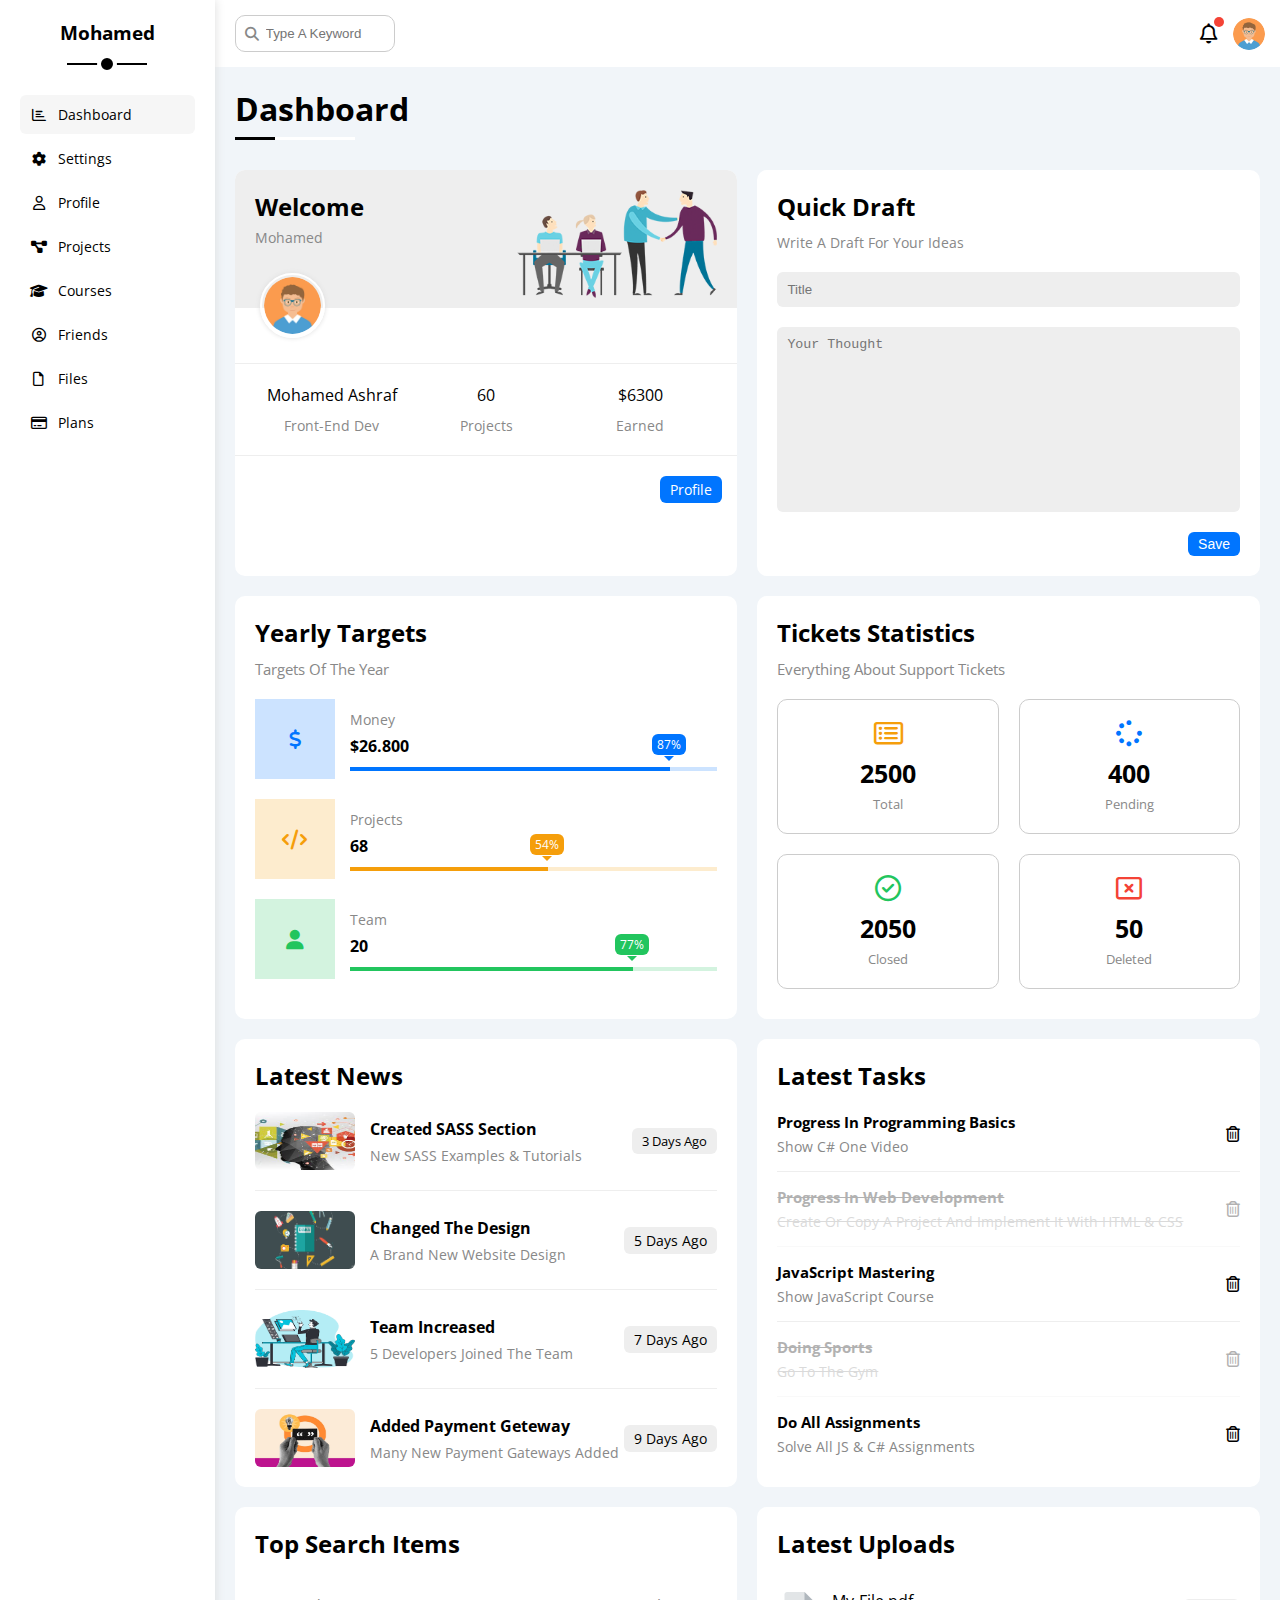
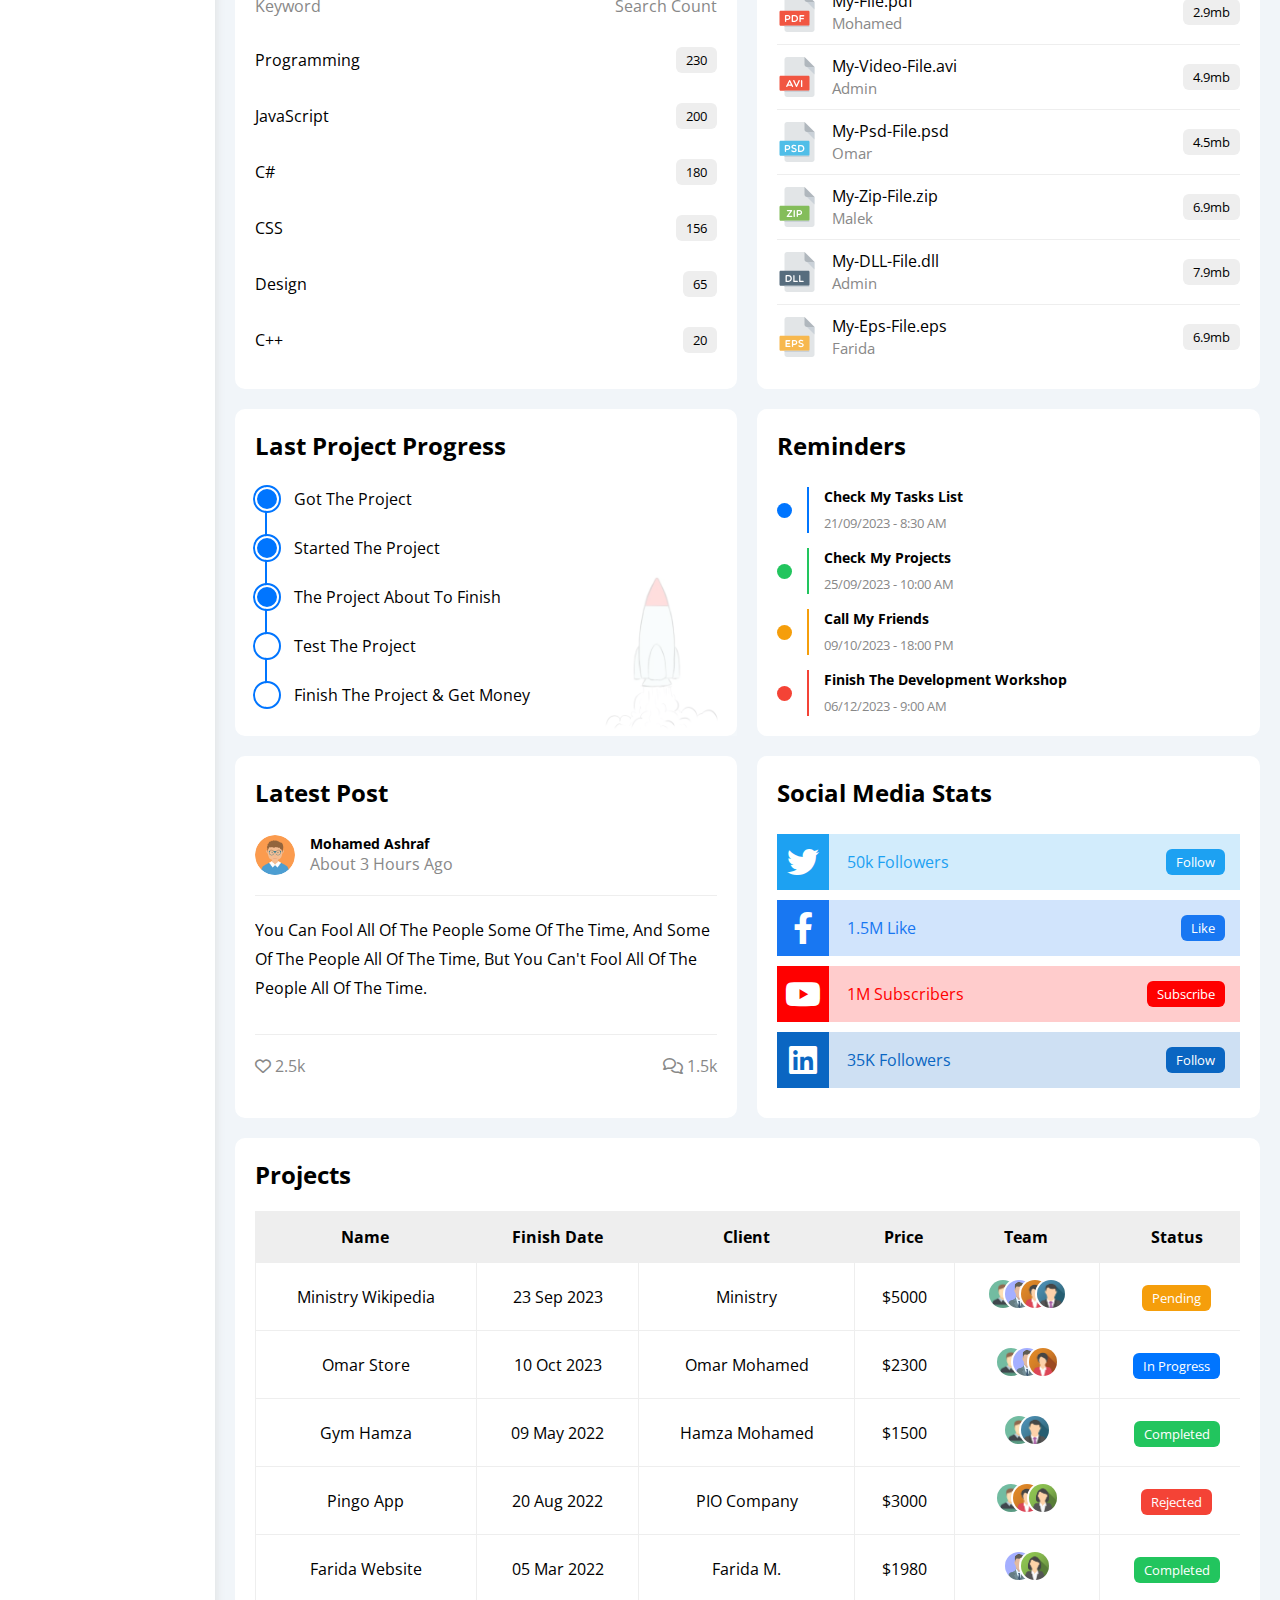
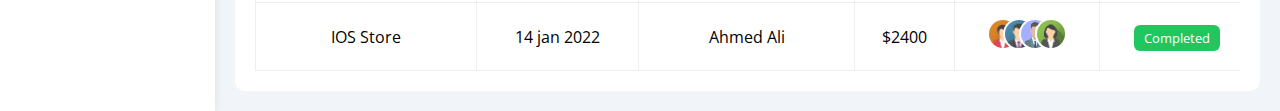
<file: index.html>
<!DOCTYPE html>
<html lang="en">
<head>
  <meta charset="UTF-8">
  <meta name="viewport" content="width=device-width, initial-scale=1.0">
  <title>Dashboard</title>
  <!-- For Font Awesome Library -->
  <link rel="stylesheet" href="css/all.min.css">
  <!-- My Framework File -->
  <link rel="stylesheet" href="css/framework.css">
  <!-- Main CSS Template File -->
  <link rel="stylesheet" href="css/dashboard.css">
  <!-- Google Fonts -->
  <link rel="preconnect" href="https://fonts.googleapis.com">
  <link rel="preconnect" href="https://fonts.gstatic.com" crossorigin>
  <link href="https://fonts.googleapis.com/css2?family=Open+Sans:wght@300;500&display=swap" rel="stylesheet">
</head>
<body>
  <div class="page d-flex">
    <!-- Start Sidebar -->
    <div class="sidebar p-20 bg-white p-relative">
      <h3 class="p-relative txt-c">Mohamed</h3>
      <ul>
        <li>
          <a class="active c-black rad-6 d-flex align-center fs-14 p-10" href="index.html">
            <i class="fa-regular fa-chart-bar fa-fw"></i>
            <span class="ml-10 hide-mobile">Dashboard</span>
          </a>
        </li>
        <li>
          <a class="c-black rad-6 d-flex align-center fs-14 p-10" href="settings.html">
            <i class="fa-solid fa-gear fa-fw"></i>
            <span class="ml-10 hide-mobile">Settings</span>
          </a>
        </li>
        <li>
          <a class="c-black rad-6 d-flex align-center fs-14 p-10" href="profile.html">
            <i class="fa-regular fa-user fa-fw"></i>
            <span class="ml-10 hide-mobile">Profile</span>
          </a>
        </li>
        <li>
          <a class="c-black rad-6 d-flex align-center fs-14 p-10" href="projects.html">
            <i class="fa-solid fa-diagram-project fa-fw"></i>
            <span class="ml-10 hide-mobile">Projects</span>
          </a>
        </li>
        <li>
          <a class="c-black rad-6 d-flex align-center fs-14 p-10" href="courses.html">
            <i class="fa-solid fa-graduation-cap fa-fw"></i>
            <span class="ml-10 hide-mobile">Courses</span>
          </a>
        </li>
        <li>
          <a class="c-black rad-6 d-flex align-center fs-14 p-10" href="friends.html">
            <i class="fa-regular fa-circle-user fa-fw"></i>
            <span class="ml-10 hide-mobile">Friends</span>
          </a>
        </li>
        <li>
          <a class="c-black rad-6 d-flex align-center fs-14 p-10" href="files.html">
            <i class="fa-regular fa-file fa-fw"></i>
            <span class="ml-10 hide-mobile">Files</span>
          </a>
        </li>
        <li>
          <a class="c-black rad-6 d-flex align-center fs-14 p-10" href="plans.html">
            <i class="fa-regular fa-credit-card fa-fw"></i>
            <span class="ml-10 hide-mobile">Plans</span>
          </a>
        </li>
      </ul>
    </div>
    <!-- End Sidebar -->
    <div class="content w-full">
      <!-- Start Header -->
      <div class="header bg-white p-15 between-flex">
        <div class="search p-relative">
          <input class="p-10" type="search" placeholder="Type A Keyword">
        </div>
        <div class="icons d-flex align-center">
          <span class="notification p-relative mr-15">
            <i class="fa-regular fa-bell fa-lg"></i>
          </span>
          <img src="images/avatar.jpg" alt="">
        </div>
      </div>
      <!-- End Header -->
      <h1 class="p-relative">Dashboard</h1>
      <!-- Wrapper To Hold All Boxes -->
      <div class="wrapper d-grid gap-20">
        <!-- Start Welcome Widget -->
        <div class="welcome bg-white rad-10 txt-c-mobile block-mobile ">
          <div class="intro d-flex space-between p-20 bg-eee">
            <div>
              <h2>Welcome</h2>
              <p class="c-gray mt-5 fs-14">Mohamed</p>
            </div>
            <img src="images/welcome.png" class="hide-mobile">
          </div>
          <img src="images/avatar.jpg" alt="">
          <div class="body txt-c d-flex mt-20 mb-20 p-20 block-mobile">
            <div>Mohamed Ashraf<span class="c-gray d-block mt-10 fs-14">Front-End Dev</span></div>
            <div>60<span class="c-gray d-block mt-10 fs-14">Projects</span></div>
            <div>$6300<span class="c-gray d-block mt-10 fs-14">Earned</span></div>
          </div>
          <a href="profile.html" class="profile bg-blue c-white fs-14 d-block w-fit btn-shape">Profile</a>
        </div>
        <!-- End Welcome Widget -->
        <!-- Start Draft Widget -->
        <div class="draft bg-white rad-10 p-20">
          <h2 class="mb-10">Quick Draft</h2>
          <p class="c-gray fs-14 mb-20">Write A Draft For Your Ideas</p>
          <form action="">
            <input class="d-block p-10 mb-20 b-none bg-eee w-full rad-6 out-none" type="text" placeholder="Title">
            <textarea class="d-block w-full mb-20 bg-eee b-none out-none p-10 rad-6" name="" placeholder="Your Thought"></textarea>
            <input type="submit" value="Save" class="save d-block bg-blue c-white b-none fs-14 w-fit btn-shape">
          </form>
        </div>
        <!-- End Draft Widget -->
        <!-- Start Targets Widget -->
        <div class="targets bg-white rad-10 p-20">
          <h2 class="mb-10">Yearly Targets</h2>
          <p class="c-gray mb-20 fs-15">Targets Of The Year</p>
          <div class="target-row d-flex align-center gap-15 mb-20 blue">
            <div class="icon center-flex">
              <i class="fa-solid fa-dollar-sign fa-lg c-blue"></i>
            </div>
            <div class="details">
              <span class="c-gray fs-14">Money</span>
              <span class="d-block mt-5 mb-10 fw-bold">$26.800</span>
              <div class="progress p-relative">
                <span class="bg-blue blue" style="width: 87%">
                  <span class="bg-blue">87%</span>
                </span>
              </div>
            </div>
          </div>
          <div class="target-row d-flex align-center gap-15 mb-20 orange">
            <div class="icon center-flex">
              <i class="fa-solid fa-code fa-lg c-orange"></i>
            </div>
            <div class="details">
              <span class="c-gray fs-14">Projects</span>
              <span class="d-block mt-5 mb-10 fw-bold">68</span>
              <div class="progress p-relative">
                <span class="bg-orange orange" style="width: 54%">
                  <span class="bg-orange">54%</span>
                </span>
              </div>
            </div>
          </div>
          <div class="target-row d-flex align-center gap-15 mb-20 green">
            <div class="icon center-flex">
              <i class="fa-solid fa-user fa-lg c-green"></i>
            </div>
            <div class="details">
              <span class="c-gray fs-14">Team</span>
              <span class="d-block mt-5 mb-10 fw-bold">20</span>
              <div class="progress p-relative">
                <span class="bg-green green" style="width: 77%">
                  <span class="bg-green">77%</span>
                </span>
              </div>
            </div>
          </div>
        </div>
        <!-- End Targets Widget -->
        <!-- Start Tickets Widget -->
        <div class="tickets bg-white rad-10 p-20">
          <h2 class="mb-10">Tickets Statistics</h2>
          <p class="fs-15 c-gray mb-20">Everything About Support Tickets</p>
          <div class="boxes-container center-flex gap-20 f-wrap">
            <div class="box center-flex f-column p-20 rad-10 fs-13">
              <i class="fa-regular fa-rectangle-list fa-2x c-orange"></i>
              <span class="d-block fw-bold fs-25 mt-10 mb-5">2500</span>
              <span class="c-gray">Total</span>
            </div>
            <div class="box center-flex f-column p-20 rad-10 fs-13">
              <i class="fa-solid fa-spinner fa-2x c-blue"></i>
              <span class="d-block fw-bold fs-25 mt-10 mb-5">400</span>
              <span class="c-gray">Pending</span>
            </div>
            <div class="box center-flex f-column p-20 rad-10 fs-13">
              <i class="fa-regular fa-circle-check fa-2x c-green"></i>
              <span class="d-block fw-bold fs-25 mt-10 mb-5">2050</span>
              <span class="c-gray">Closed</span>
            </div>
            <div class="box center-flex f-column p-20 rad-10 fs-13">
              <i class="fa-regular fa-rectangle-xmark fa-2x c-red"></i>
              <span class="d-block fw-bold fs-25 mt-10 mb-5">50</span>
              <span class="c-gray">Deleted</span>
            </div>
          </div>
        </div>
        <!-- End Tickets Widget -->
        <!-- Start News Widget -->
        <div class="news bg-white rad-10 p-20">
          <h2 class="mb-20">Latest News</h2>
          <div class="news-row between-flex">
            <div class="d-flex align-center gap-15">
              <img src="images/news-01.png" alt="">
              <div class="info">
                <h3 class="mb-6 fs-16">Created SASS Section</h3>
                <p class="c-gray fs-14">New SASS Examples & Tutorials</p>
              </div>
            </div>
            <span class="bg-eee btn-shape fs-13">3 Days Ago</span>
          </div>
          <div class="news-row between-flex">
            <div class="d-flex align-center gap-15">
              <img src="images/news-02.jpg" alt="">
              <div class="info">
                <h3 class="mb-6 fs-16">Changed The Design</h3>
                <p class="c-gray fs-14">A Brand New Website Design</p>
              </div>
            </div>
            <span class="bg-eee btn-shape fs-14">5 Days Ago</span>
          </div>
          <div class="news-row between-flex">
            <div class="d-flex align-center gap-15">
              <img src="images/news-03.png" alt="">
              <div class="info">
                <h3 class="mb-6 fs-16">Team Increased</h3>
                <p class="c-gray fs-14">5 Developers Joined The Team</p>
              </div>
            </div>
            <span class="bg-eee btn-shape fs-14">7 Days Ago</span>
          </div>
          <div class="news-row between-flex">
            <div class="d-flex align-center gap-15">
              <img src="images/news-04.png" alt="">
              <div class="info">
                <h3 class="mb-6 fs-16">Added Payment Geteway</h3>
                <p class="c-gray fs-14">Many New Payment Gateways Added</p>
              </div>
            </div>
            <span class="bg-eee btn-shape fs-14">9 Days Ago</span>
          </div>
        </div>
        <!-- End News Widget -->
        <!-- Start Latest Tasks -->
        <div class="tasks bg-white rad-10 p-20">
          <h2 class="mb-20">Latest Tasks</h2>
          <div class="task-row between-flex ">
            <div class="info">
              <h3 class="mb-5 fs-15">Progress In Programming Basics</h3>
              <p class="c-gray fs-14">Show C# One Video</p>
            </div>
            <i class="fa-regular fa-trash-can"></i>
          </div>
          <div class="task-row between-flex done">
            <div class="info">
              <h3 class="mb-5 fs-15">Progress In Web Development</h3>
              <p class="c-gray fs-14">Create Or Copy A Project And Implement It With HTML & CSS</p>
            </div>
            <i class="fa-regular fa-trash-can"></i>
          </div>
          <div class="task-row between-flex">
            <div class="info">
              <h3 class="mb-5 fs-15">JavaScript Mastering</h3>
              <p class="c-gray fs-14">Show JavaScript Course</p>
            </div>
            <i class="fa-regular fa-trash-can"></i>
          </div>
          <div class="task-row between-flex done">
            <div class="info">
              <h3 class="mb-5 fs-15">Doing Sports</h3>
              <p class="c-gray fs-14">Go To The Gym</p>
            </div>
            <i class="fa-regular fa-trash-can"></i>
          </div>
          <div class="task-row between-flex">
            <div class="info">
              <h3 class="mb-5 fs-15">Do All Assignments</h3>
              <p class="c-gray fs-14">Solve All JS & C# Assignments</p>
            </div>
            <i class="fa-regular fa-trash-can"></i>
          </div>
        </div>
        <!-- End Latest Tasks -->
        <!-- Start Top Search -->
        <div class="top-search bg-white rad-10 p-20">
          <h2 class="mb-20">Top Search Items</h2>
          <div class="items-head between-flex c-gray pt-15 pb-15">
            <span>Keyword</span>
            <span>Search Count</span>
          </div>
          <div class="items between-flex pt-15 pb-15">
            <span>Programming</span>
            <span class="fs-13 bg-eee btn-shape">230</span>
          </div>
          <div class="items between-flex pt-15 pb-15">
            <span>JavaScript</span>
            <span class="fs-13 bg-eee btn-shape">200</span>
          </div>
          <div class="items between-flex pt-15 pb-15">
            <span>C#</span>
            <span class="fs-13 bg-eee btn-shape">180</span>
          </div>
          <div class="items between-flex pt-15 pb-15">
            <span>CSS</span>
            <span class="fs-13 bg-eee btn-shape">156</span>
          </div>
          <div class="items between-flex pt-15 pb-15">
            <span>Design</span>
            <span class="fs-13 bg-eee btn-shape">65</span>
          </div>
          <div class="items between-flex pt-15 pb-15">
            <span>C++</span>
            <span class="fs-13 bg-eee btn-shape">20</span>
          </div>
        </div>
        <!-- End Top Search -->
        <!-- Start Latest Uploads -->
        <div class="latest-uploads bg-white rad-10 p-20">
          <h2 class="mb-20">Latest Uploads</h2>
          <ul>
            <li class="between-flex pt-10 pb-10">
              <div class="d-flex align-center gap-15">
                <img src="images/uploads-01.svg" alt="">
                <div>
                  <p>My-File.pdf</p>
                  <span class="c-gray fs-15">Mohamed</span>
                </div>
              </div>
              <span class="fs-13 bg-eee btn-shape">2.9mb</span>
            </li>
            <li class="between-flex pt-10 pb-10">
              <div class="d-flex align-center gap-15">
                <img src="images/uploads-02.svg" alt="">
                <div>
                  <p>My-Video-File.avi</p>
                  <span class="c-gray fs-15">Admin</span>
                </div>
              </div>
              <span class="fs-13 bg-eee btn-shape">4.9mb</span>
            </li>
            <li class="between-flex pt-10 pb-10">
              <div class="d-flex align-center gap-15">
                <img src="images/uploads-03.svg" alt="">
                <div>
                  <p>My-Psd-File.psd</p>
                  <span class="c-gray fs-15">Omar</span>
                </div>
              </div>
              <span class="fs-13 bg-eee btn-shape">4.5mb</span>
            </li>
            <li class="between-flex pt-10 pb-10">
              <div class="d-flex align-center gap-15">
                <img src="images/uploads-04.svg" alt="">
                <div>
                  <p>My-Zip-File.zip</p>
                  <span class="c-gray fs-15">Malek</span>
                </div>
              </div>
              <span class="fs-13 bg-eee btn-shape">6.9mb</span>
            </li>
            <li class="between-flex pt-10 pb-10">
              <div class="d-flex align-center gap-15">
                <img src="images/uploads-05.svg" alt="">
                <div>
                  <p>My-DLL-File.dll</p>
                  <span class="c-gray fs-15">Admin</span>
                </div>
              </div>
              <span class="fs-13 bg-eee btn-shape">7.9mb</span>
            </li>
            <li class="between-flex pt-10 pb-10">
              <div class="d-flex align-center gap-15">
                <img src="images/uploads-06.svg" alt="">
                <div>
                  <p>My-Eps-File.eps</p>
                  <span class="c-gray fs-15">Farida</span>
                </div>
              </div>
              <span class="fs-13 bg-eee btn-shape">6.9mb</span>
            </li>
          </ul>
        </div>
        <!-- End Latest Uploads -->
        <!-- Start Last Project -->
        <div class="last-project bg-white  rad-10 p-20 p-relative">
          <h2 class="mb-20">Last Project Progress</h2>
          <ul class="p-relative">
            <li class="mt-25 d-flex align-center done">Got The Project</li>
            <li class="mt-25 d-flex align-center done">Started The Project</li>
            <li class="mt-25 d-flex align-center done">The Project About To Finish</li>
            <li class="mt-25 d-flex align-center current">Test The Project</li>
            <li class="mt-25 d-flex align-center">Finish The Project & Get Money</li>
          </ul>
          <img class="hide-mobile" src="images/rocket.jpg" alt="">
        </div>
        <!-- End Last Project -->
        <!-- Start Reminders -->
        <div class="reminders bg-white rad-10 p-20">
          <h2 class="mb-25">Reminders</h2>
          <ul>
            <li class="d-flex align-center mt-15">
              <span class="key bg-blue mr-15"></span>
              <div class="pl-15 blue">
                <p class="fw-bold fs-14 mb-5">Check My Tasks List</p>
                <span class="c-gray fs-13">21/09/2023 - 8:30 AM</span>
              </div>
            </li>
            <li class="d-flex align-center mt-15">
              <span class="key bg-green mr-15"></span>
              <div class="pl-15 green">
                <p class="fw-bold fs-14 mb-5">Check My Projects</p>
                <span class="c-gray fs-13">25/09/2023 - 10:00 AM</span>
              </div>
            </li>
            <li class="d-flex align-center mt-15">
              <span class="key bg-orange mr-15"></span>
              <div class="pl-15 orange">
                <p class="fw-bold fs-14 mb-5">Call My Friends</p>
                <span class="c-gray fs-13">09/10/2023 - 18:00 PM</span>
              </div>
            </li>
            <li class="d-flex align-center mt-15">
              <span class="key bg-red mr-15"></span>
              <div class="pl-15 red">
                <p class="fw-bold fs-14 mb-5">Finish The Development Workshop</p>
                <span class="c-gray fs-13">06/12/2023 - 9:00 AM</span>
              </div>
            </li>
          </ul>
        </div>
        <!-- End Reminders -->
        <!-- Start Latest Post -->
        <div class="latest-post bg-white rad-10 p-20">
          <h2 class="mb-25">Latest Post</h2>
          <div class="profile d-flex align-center gap-15 mb-15">
            <img src="images/avatar.jpg" alt="">
            <div class="info">
              <h3 class="fs-14">Mohamed Ashraf</h3>
              <span class="c-gray">About 3 Hours Ago</span>
            </div>
          </div>
          <div class="content pt-20 pb-20 mt-20 mb-20 txt-c-mobile">
            You Can Fool All Of The People Some Of The Time, And Some Of The People All Of The Time, But You Can't Fool All Of The People All Of The Time.
          </div>
          <div class="between-flex c-gray">
            <div>
              <i class="fa-regular fa-heart"></i>
              <span>2.5k</span>
            </div>
            <div><i class="fa-regular fa-comments"></i>
              <span>1.5k</span>
            </div>
          </div>
        </div>
        <!-- End Latest Post -->
        <!-- Start Social Media Stats -->
        <div class="social-media bg-white rad-10 p-20">
          <h2 class="mb-25">Social Media Stats</h2>
          <div class="box p-15 mb-10 between-flex p-relative twitter">
            <i class="fa-brands fa-twitter fa-2x h-full c-white center-flex"></i>
            <span>50k Followers</span>
            <a class="c-white fs-13 btn-shape" href="#">Follow</a>
          </div>
          <div class="box p-15 mb-10 between-flex p-relative facebook">
            <i class="fa-brands fa-facebook-f fa-2x h-full c-white center-flex"></i>
            <span>1.5M Like</span>
            <a class="c-white fs-13 btn-shape" href="#">Like</a>
          </div>
          <div class="box p-15 mb-10 between-flex p-relative youtube">
            <i class="fa-brands fa-youtube fa-2x h-full c-white center-flex"></i>
            <span>1M Subscribers</span>
            <a class="c-white fs-13 btn-shape" href="#">Subscribe</a>
          </div>
          <div class="box p-15 mb-10 between-flex p-relative linkedin">
            <i class="fa-brands fa-linkedin fa-2x h-full c-white center-flex"></i>
            <span>35K Followers</span>
            <a class="c-white fs-13 btn-shape" href="#">Follow</a>
          </div>
        </div>
        <!-- End Social Media Stats -->
      </div>
      <!-- Start Projects Table -->
      <div class="projects bg-white rad-10 p-20 m-20">
        <h2 class="mb-20">Projects</h2>
        <div class="responsive-table">
          <table class="w-full">
            <thead>
              <tr>
                <th>Name</th>
                <th>Finish Date</th>
                <th>Client</th>
                <th>Price</th>
                <th>Team</th>
                <th>Status</th>
              </tr>
            </thead>
            <tbody class="txt-c">
              <tr>
                <td>Ministry Wikipedia</td>
                <td>23 Sep 2023</td>
                <td>Ministry</td>
                <td>$5000</td>
                <td>
                  <img src="images/team-01.png" alt="">
                  <img src="images/team-02.png" alt="">
                  <img src="images/team-03.jpeg" alt="">
                  <img src="images/team-05.jpg" alt="">
                </td>
                <td><span class="c-white bg-orange btn-shape fs-13 label">Pending</span></td>
              </tr>
              <tr>
                <td>Omar Store</td>
                <td>10 Oct 2023</td>
                <td>Omar Mohamed</td>
                <td>$2300</td>
                <td>
                  <img src="images/team-01.png" alt="">
                  <img src="images/team-02.png" alt="">
                  <img src="images/team-03.jpeg" alt="">
                </td>
                <td><span class="c-white bg-blue btn-shape fs-13 label">In Progress</span></td>
              </tr>
              <tr>
                <td>Gym Hamza</td>
                <td>09 May 2022</td>
                <td>Hamza Mohamed</td>
                <td>$1500</td>
                <td>
                  <img src="images/team-01.png" alt="">
                  <img src="images/team-05.jpg" alt="">
                </td>
                <td><span class="c-white bg-green btn-shape fs-13 label">Completed</span></td>
              </tr>
              <tr>
                <td>Pingo App</td>
                <td>20 Aug 2022</td>
                <td>PIO Company</td>
                <td>$3000</td>
                <td>
                  <img src="images/team-01.png" alt="">
                  <img src="images/team-03.jpeg" alt="">
                  <img src="images/team-04.png" alt="">
                </td>
                <td><span class="c-white bg-red btn-shape fs-13 label">Rejected</span></td>
              </tr>
              <tr>
                <td>Farida Website</td>
                <td>05 Mar 2022</td>
                <td>Farida M.</td>
                <td>$1980</td>
                <td>
                  <img src="images/team-02.png" alt="">
                  <img src="images/team-04.png" alt="">
                </td>
                <td><span class="c-white bg-green btn-shape fs-13 label">Completed</span></td>
              </tr>
              <tr>
                <td>IOS Store</td>
                <td>14 jan 2022</td>
                <td>Ahmed Ali</td>
                <td>$2400</td>
                <td>
                  <img src="images/team-03.jpeg" alt="">
                  <img src="images/team-05.jpg" alt="">
                  <img src="images/team-02.png" alt="">
                  <img src="images/team-04.png" alt="">
                </td>
                <td><span class="c-white bg-green btn-shape fs-13 label">Completed</span></td>
              </tr>
            </tbody>
          </table>
        </div>
      </div>
      <!-- End Projects Table -->
    </div>
  </div>
</body>
</html>
</file>
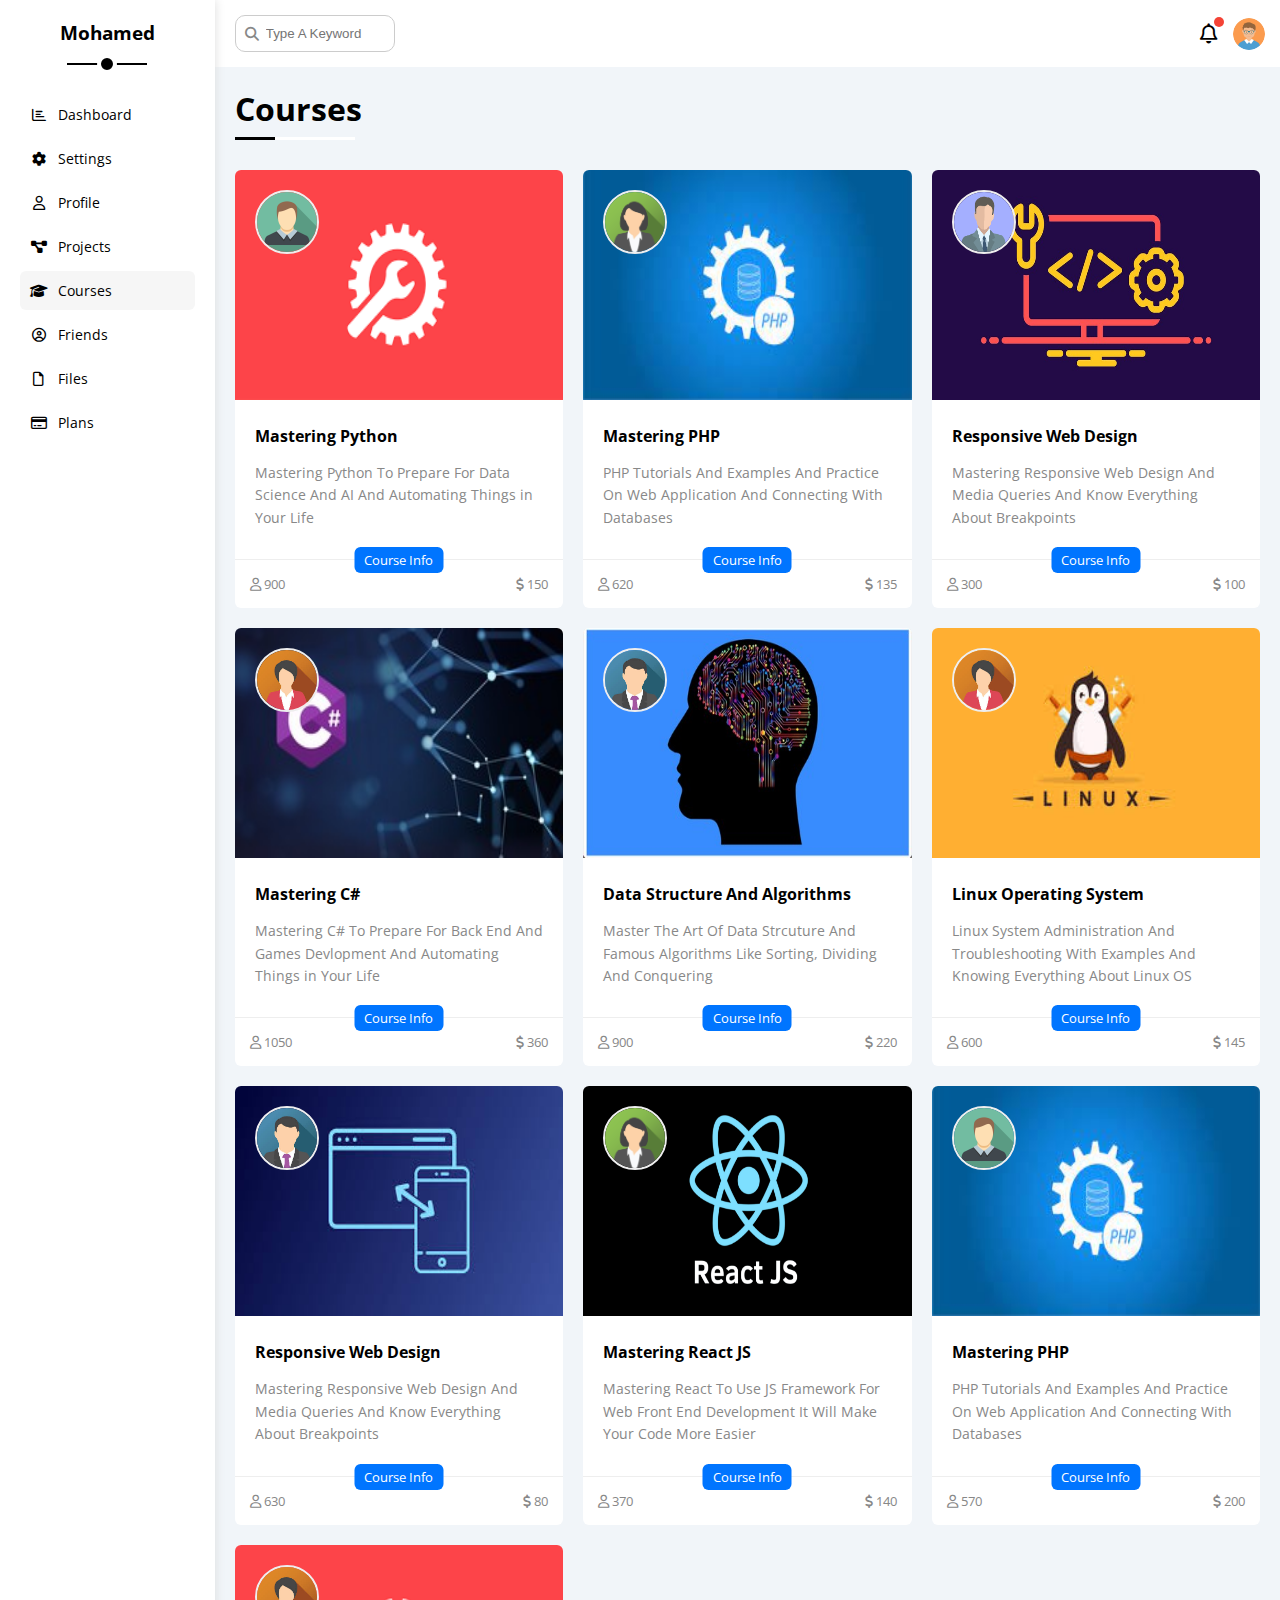
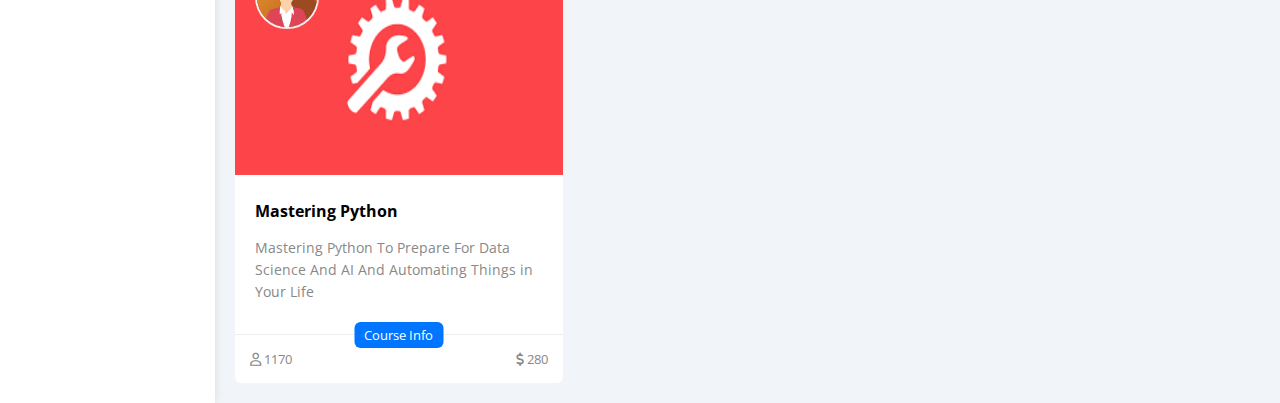
<file: courses.html>
<!DOCTYPE html>
<html lang="en">
<head>
  <meta charset="UTF-8">
  <meta name="viewport" content="width=device-width, initial-scale=1.0">
  <title>Courses</title>
    <!-- For Font Awesome Library -->
    <link rel="stylesheet" href="css/all.min.css">
    <!-- My Framework File -->
    <link rel="stylesheet" href="css/framework.css">
    <!-- Main CSS Template File -->
    <link rel="stylesheet" href="css/dashboard.css">
    <!-- Google Fonts -->
    <link rel="preconnect" href="https://fonts.googleapis.com">
    <link rel="preconnect" href="https://fonts.gstatic.com" crossorigin>
    <link href="https://fonts.googleapis.com/css2?family=Open+Sans:wght@300;500&display=swap" rel="stylesheet">
</head>
<body>
  <div class="page d-flex">
    <!-- Start Sidebar -->
    <div class="sidebar p-20 bg-white p-relative">
      <h3 class="p-relative txt-c">Mohamed</h3>
      <ul>
        <li>
          <a class="c-black rad-6 d-flex align-center fs-14 p-10" href="index.html">
            <i class="fa-regular fa-chart-bar fa-fw"></i>
            <span class="ml-10 hide-mobile">Dashboard</span>
          </a>
        </li>
        <li>
          <a class="c-black rad-6 d-flex align-center fs-14 p-10" href="settings.html">
            <i class="fa-solid fa-gear fa-fw"></i>
            <span class="ml-10 hide-mobile">Settings</span>
          </a>
        </li>
        <li>
          <a class="c-black rad-6 d-flex align-center fs-14 p-10" href="profile.html">
            <i class="fa-regular fa-user fa-fw"></i>
            <span class="ml-10 hide-mobile">Profile</span>
          </a>
        </li>
        <li>
          <a class="c-black rad-6 d-flex align-center fs-14 p-10" href="projects.html">
            <i class="fa-solid fa-diagram-project fa-fw"></i>
            <span class="ml-10 hide-mobile">Projects</span>
          </a>
        </li>
        <li>
          <a class="active c-black rad-6 d-flex align-center fs-14 p-10" href="courses.html">
            <i class="fa-solid fa-graduation-cap fa-fw"></i>
            <span class="ml-10 hide-mobile">Courses</span>
          </a>
        </li>
        <li>
          <a class="c-black rad-6 d-flex align-center fs-14 p-10" href="friends.html">
            <i class="fa-regular fa-circle-user fa-fw"></i>
            <span class="ml-10 hide-mobile">Friends</span>
          </a>
        </li>
        <li>
          <a class="c-black rad-6 d-flex align-center fs-14 p-10" href="files.html">
            <i class="fa-regular fa-file fa-fw"></i>
            <span class="ml-10 hide-mobile">Files</span>
          </a>
        </li>
        <li>
          <a class="c-black rad-6 d-flex align-center fs-14 p-10" href="plans.html">
            <i class="fa-regular fa-credit-card fa-fw"></i>
            <span class="ml-10 hide-mobile">Plans</span>
          </a>
        </li>
      </ul>
    </div>
    <!-- End Sidebar -->
    <div class="content w-full">
      <!-- Start Header -->
      <div class="header bg-white p-15 between-flex">
        <div class="search p-relative">
          <input class="p-10" type="search" placeholder="Type A Keyword">
        </div>
        <div class="icons d-flex align-center">
          <span class="notification p-relative mr-15">
            <i class="fa-regular fa-bell fa-lg"></i>
          </span>
          <img src="images/avatar.jpg" alt="">
        </div>
      </div>
      <!-- End Header -->
      <h1 class="p-relative">Courses</h1>
      <!-- Start Courses Page -->
      <div class="courses-page m-20 d-grid gap-20">
        <div class="course bg-white rad-6 p-relative">
          <img class="cover" src="images/course-01.png" alt="">
          <img class="instructor" src="images/team-01.png" alt="">
          <div class="p-20">
            <h4>Mastering Python</h4>
            <p class="description c-gray fs-14 mt-15 mb-10">Mastering Python To Prepare For Data Science And AI And Automating Things in Your Life</p>
          </div>
          <div class="info fs-13 between-flex p-15 p-relative">
            <span class="title c-white bg-blue btn-shape">Course Info</span>
            <span class="c-gray">
              <i class="fa-regular fa-user"></i>
              900
            </span>
            <span class="c-gray">
              <i class="fa-solid fa-dollar-sign"></i>
              150
            </span>
          </div>
        </div>
        <div class="course bg-white rad-6 p-relative">
          <img class="cover" src="images/course-02.jpeg" alt="">
          <img class="instructor" src="images/team-04.png" alt="">
          <div class="p-20">
            <h4>Mastering PHP</h4>
            <p class="description c-gray fs-14 mt-15 mb-10">PHP Tutorials And Examples And Practice On Web Application And Connecting With Databases</p>
          </div>
          <div class="info fs-13 between-flex p-15 p-relative">
            <span class="title c-white bg-blue btn-shape">Course Info</span>
            <span class="c-gray">
              <i class="fa-regular fa-user"></i>
              620
            </span>
            <span class="c-gray">
              <i class="fa-solid fa-dollar-sign"></i>
              135
            </span>
          </div>
        </div>
        <div class="course bg-white rad-6 p-relative">
          <img class="cover" src="images/course-03.jpg" alt="">
          <img class="instructor" src="images/team-02.png" alt="">
          <div class="p-20">
            <h4>Responsive Web Design</h4>
            <p class="description c-gray fs-14 mt-15 mb-10">Mastering Responsive Web Design And Media Queries And Know Everything About Breakpoints</p>
          </div>
          <div class="info fs-13 between-flex p-15 p-relative">
            <span class="title c-white bg-blue btn-shape">Course Info</span>
            <span class="c-gray">
              <i class="fa-regular fa-user"></i>
              300
            </span>
            <span class="c-gray">
              <i class="fa-solid fa-dollar-sign"></i>
              100
            </span>
          </div>
        </div>
        <div class="course bg-white rad-6 p-relative">
          <img class="cover" src="images/course-04.jpg" alt="">
          <img class="instructor" src="images/team-03.jpeg" alt="">
          <div class="p-20">
            <h4>Mastering C#</h4>
            <p class="description c-gray fs-14 mt-15 mb-10">Mastering C# To Prepare For Back End And Games Devlopment And Automating Things in Your Life</p>
          </div>
          <div class="info fs-13 between-flex p-15 p-relative">
            <span class="title c-white bg-blue btn-shape">Course Info</span>
            <span class="c-gray">
              <i class="fa-regular fa-user"></i>
              1050
            </span>
            <span class="c-gray">
              <i class="fa-solid fa-dollar-sign"></i>
              360
            </span>
          </div>
        </div>
        <div class="course bg-white rad-6 p-relative">
          <img class="cover" src="images/course-05.jpg" alt="">
          <img class="instructor" src="images/team-05.jpg" alt="">
          <div class="p-20">
            <h4>Data Structure And Algorithms</h4>
            <p class="description c-gray fs-14 mt-15 mb-10">Master The Art Of Data Strcuture And Famous Algorithms Like Sorting, Dividing And Conquering</p>
          </div>
          <div class="info fs-13 between-flex p-15 p-relative">
            <span class="title c-white bg-blue btn-shape">Course Info</span>
            <span class="c-gray">
              <i class="fa-regular fa-user"></i>
              900
            </span>
            <span class="c-gray">
              <i class="fa-solid fa-dollar-sign"></i>
              220
            </span>
          </div>
        </div>
        <div class="course bg-white rad-6 p-relative">
          <img class="cover" src="images/course-06.jpeg" alt="">
          <img class="instructor" src="images/team-03.jpeg" alt="">
          <div class="p-20">
            <h4>Linux Operating System</h4>
            <p class="description c-gray fs-14 mt-15 mb-10">Linux System Administration And Troubleshooting With Examples And Knowing Everything About Linux OS</p>
          </div>
          <div class="info fs-13 between-flex p-15 p-relative">
            <span class="title c-white bg-blue btn-shape">Course Info</span>
            <span class="c-gray">
              <i class="fa-regular fa-user"></i>
              600
            </span>
            <span class="c-gray">
              <i class="fa-solid fa-dollar-sign"></i>
              145
            </span>
          </div>
        </div>
        <div class="course bg-white rad-6 p-relative">
          <img class="cover" src="images/course-07.jpeg" alt="">
          <img class="instructor" src="images/team-05.jpg" alt="">
          <div class="p-20">
            <h4>Responsive Web Design</h4>
            <p class="description c-gray fs-14 mt-15 mb-10">Mastering Responsive Web Design And Media Queries And Know Everything About Breakpoints</p>
          </div>
          <div class="info fs-13 between-flex p-15 p-relative">
            <span class="title c-white bg-blue btn-shape">Course Info</span>
            <span class="c-gray">
              <i class="fa-regular fa-user"></i>
              630
            </span>
            <span class="c-gray">
              <i class="fa-solid fa-dollar-sign"></i>
              80
            </span>
          </div>
        </div>
        <div class="course bg-white rad-6 p-relative">
          <img class="cover" src="images/course-08.png" alt="">
          <img class="instructor" src="images/team-04.png" alt="">
          <div class="p-20">
            <h4>Mastering React JS</h4>
            <p class="description c-gray fs-14 mt-15 mb-10">Mastering React To Use JS Framework For Web Front End Development It Will Make Your Code More Easier</p>
          </div>
          <div class="info fs-13 between-flex p-15 p-relative">
            <span class="title c-white bg-blue btn-shape">Course Info</span>
            <span class="c-gray">
              <i class="fa-regular fa-user"></i>
              370
            </span>
            <span class="c-gray">
              <i class="fa-solid fa-dollar-sign"></i>
              140
            </span>
          </div>
        </div>
        <div class="course bg-white rad-6 p-relative">
          <img class="cover" src="images/course-02.jpeg" alt="">
          <img class="instructor" src="images/team-01.png" alt="">
          <div class="p-20">
            <h4>Mastering PHP</h4>
            <p class="description c-gray fs-14 mt-15 mb-10">PHP Tutorials And Examples And Practice On Web Application And Connecting With Databases</p>
          </div>
          <div class="info fs-13 between-flex p-15 p-relative">
            <span class="title c-white bg-blue btn-shape">Course Info</span>
            <span class="c-gray">
              <i class="fa-regular fa-user"></i>
              570
            </span>
            <span class="c-gray">
              <i class="fa-solid fa-dollar-sign"></i>
              200
            </span>
          </div>
        </div>
        <div class="course bg-white rad-6 p-relative">
          <img class="cover" src="images/course-01.png" alt="">
          <img class="instructor" src="images/team-03.jpeg" alt="">
          <div class="p-20">
            <h4>Mastering Python</h4>
            <p class="description c-gray fs-14 mt-15 mb-10">Mastering Python To Prepare For Data Science And AI And Automating Things in Your Life</p>
          </div>
          <div class="info fs-13 between-flex p-15 p-relative">
            <span class="title c-white bg-blue btn-shape">Course Info</span>
            <span class="c-gray">
              <i class="fa-regular fa-user"></i>
              1170
            </span>
            <span class="c-gray">
              <i class="fa-solid fa-dollar-sign"></i>
              280
            </span>
          </div>
        </div>
      </div>
      <!-- End Courses Page -->
    </div>
</body>
</html>
</file>
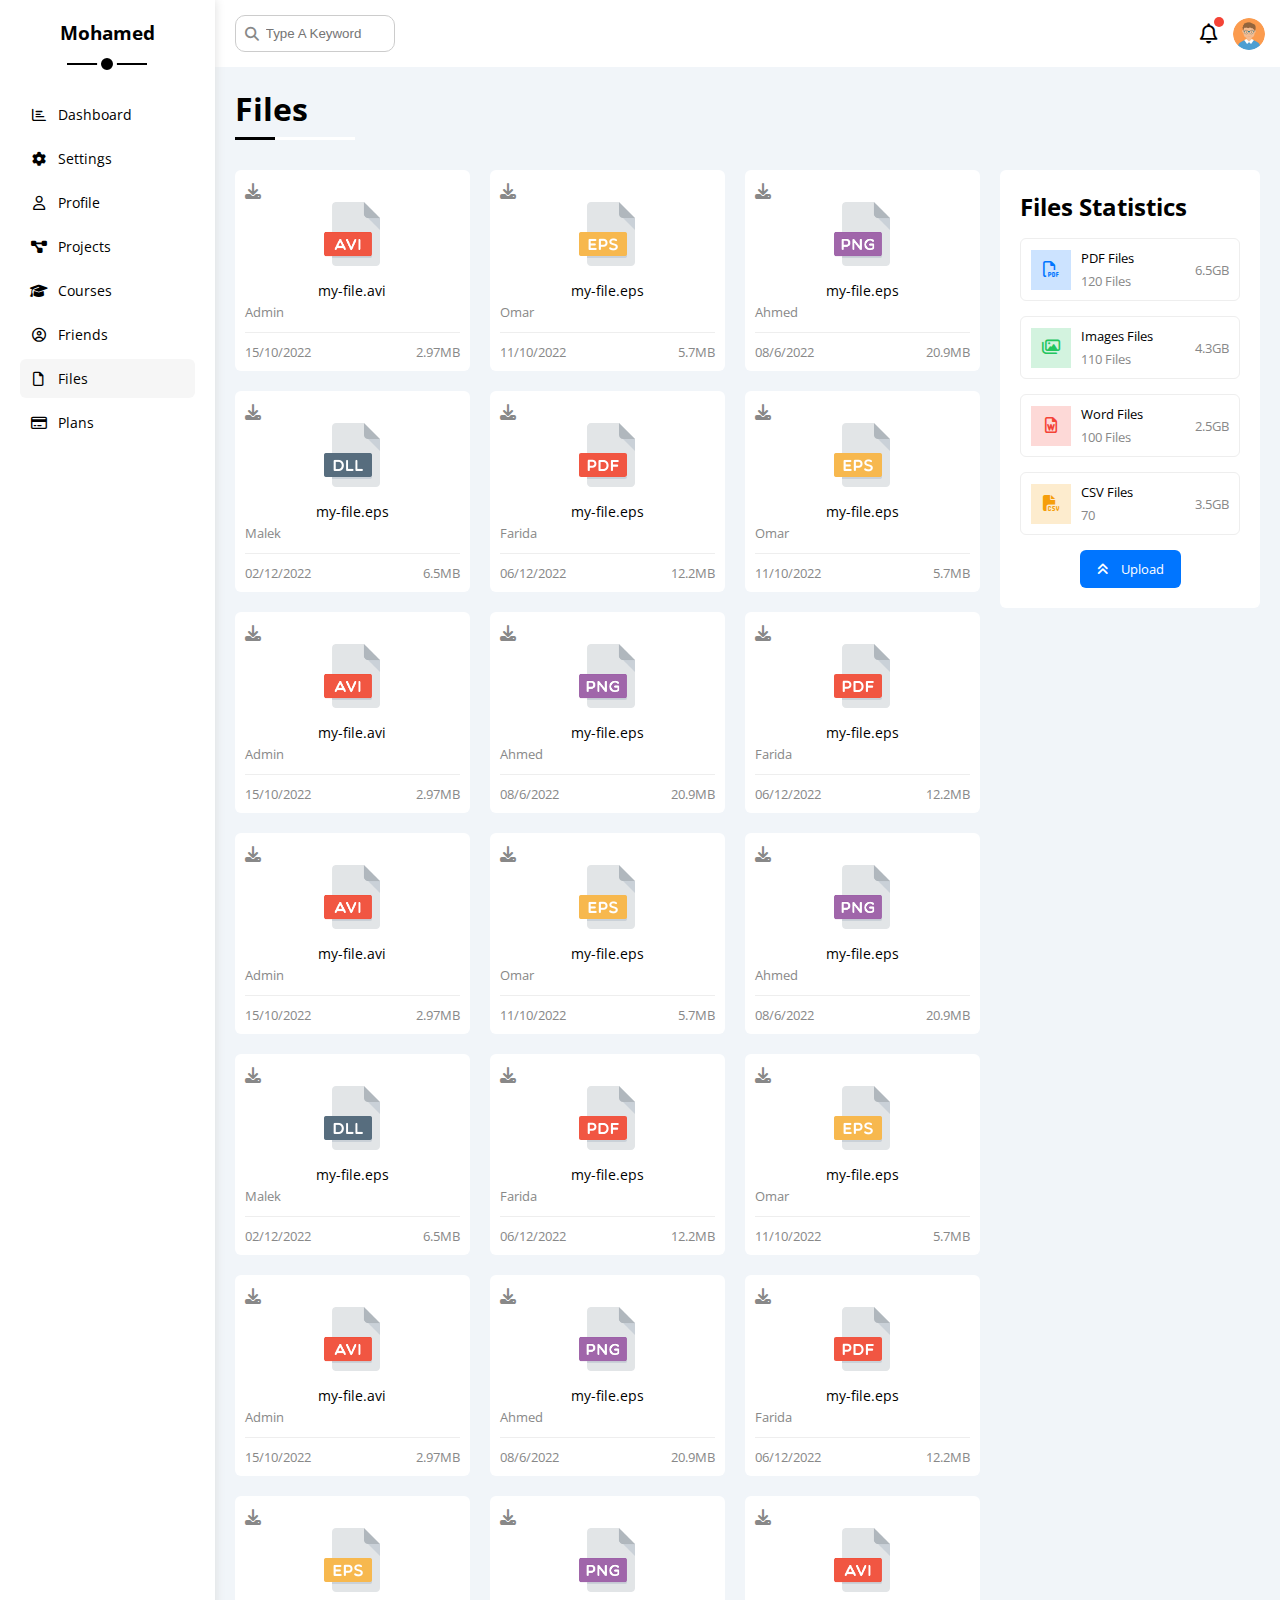
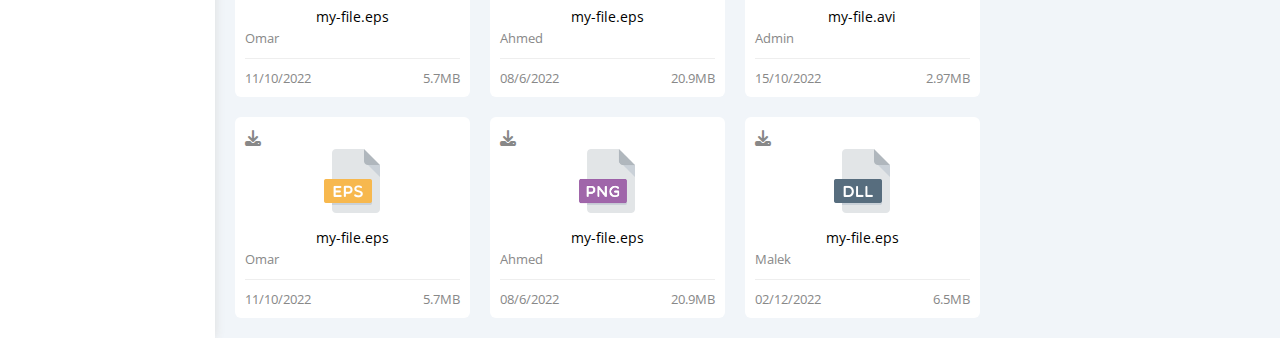
<file: files.html>
<!DOCTYPE html>
<html lang="en">
<head>
  <meta charset="UTF-8">
  <meta name="viewport" content="width=device-width, initial-scale=1.0">
  <title>Files</title>
    <!-- For Font Awesome Library -->
    <link rel="stylesheet" href="css/all.min.css">
    <!-- My Framework File -->
    <link rel="stylesheet" href="css/framework.css">
    <!-- Main CSS Template File -->
    <link rel="stylesheet" href="css/dashboard.css">
    <!-- Google Fonts -->
    <link rel="preconnect" href="https://fonts.googleapis.com">
    <link rel="preconnect" href="https://fonts.gstatic.com" crossorigin>
    <link href="https://fonts.googleapis.com/css2?family=Open+Sans:wght@300;500&display=swap" rel="stylesheet">
</head>
<body>
  <div class="page d-flex">
    <!-- Start Sidebar -->
    <div class="sidebar p-20 bg-white p-relative">
      <h3 class="p-relative txt-c">Mohamed</h3>
      <ul>
        <li>
          <a class="c-black rad-6 d-flex align-center fs-14 p-10" href="index.html">
            <i class="fa-regular fa-chart-bar fa-fw"></i>
            <span class="ml-10 hide-mobile">Dashboard</span>
          </a>
        </li>
        <li>
          <a class="c-black rad-6 d-flex align-center fs-14 p-10" href="settings.html">
            <i class="fa-solid fa-gear fa-fw"></i>
            <span class="ml-10 hide-mobile">Settings</span>
          </a>
        </li>
        <li>
          <a class="c-black rad-6 d-flex align-center fs-14 p-10" href="profile.html">
            <i class="fa-regular fa-user fa-fw"></i>
            <span class="ml-10 hide-mobile">Profile</span>
          </a>
        </li>
        <li>
          <a class="c-black rad-6 d-flex align-center fs-14 p-10" href="projects.html">
            <i class="fa-solid fa-diagram-project fa-fw"></i>
            <span class="ml-10 hide-mobile">Projects</span>
          </a>
        </li>
        <li>
          <a class="c-black rad-6 d-flex align-center fs-14 p-10" href="courses.html">
            <i class="fa-solid fa-graduation-cap fa-fw"></i>
            <span class="ml-10 hide-mobile">Courses</span>
          </a>
        </li>
        <li>
          <a class="c-black rad-6 d-flex align-center fs-14 p-10" href="friends.html">
            <i class="fa-regular fa-circle-user fa-fw"></i>
            <span class="ml-10 hide-mobile">Friends</span>
          </a>
        </li>
        <li>
          <a class="active c-black rad-6 d-flex align-center fs-14 p-10" href="files.html">
            <i class="fa-regular fa-file fa-fw"></i>
            <span class="ml-10 hide-mobile">Files</span>
          </a>
        </li>
        <li>
          <a class="c-black rad-6 d-flex align-center fs-14 p-10" href="plans.html">
            <i class="fa-regular fa-credit-card fa-fw"></i>
            <span class="ml-10 hide-mobile">Plans</span>
          </a>
        </li>
      </ul>
    </div>
    <!-- End Sidebar -->
    <div class="content w-full">
      <!-- Start Header -->
      <div class="header bg-white p-15 between-flex">
        <div class="search p-relative">
          <input class="p-10" type="search" placeholder="Type A Keyword">
        </div>
        <div class="icons d-flex align-center">
          <span class="notification p-relative mr-15">
            <i class="fa-regular fa-bell fa-lg"></i>
          </span>
          <img src="images/avatar.jpg" alt="">
        </div>
      </div>
      <!-- End Header -->
      <h1 class="p-relative">Files</h1>
      <!-- Start Files Page -->
      <div class="files-page d-flex gap-20 m-20">
        <div class="files-stats bg-white p-20 rad-6">
          <h2 class="mb-15">Files Statistics</h2>
          <div class="mb-15 border-eee p-10 rad-6 d-flex align-center fs-13">
            <i class="fa-regular fa-file-pdf fa-lg blue c-blue center-flex mr-10 icon"></i>
            <div class="info">
              <span>PDF Files</span>
              <span class="c-gray d-block mt-5">120 Files</span>
            </div>
            <span class="size c-gray">6.5GB</span>
          </div>
          <div class="mb-15 border-eee p-10 rad-6 d-flex align-center fs-13">
            <i class="fa-regular fa-images fa-lg green c-green center-flex mr-10 icon"></i>
            <div class="info">
              <span>Images Files</span>
              <span class="c-gray d-block mt-5">110 Files</span>
            </div>
            <span class="size c-gray">4.3GB</span>
          </div>
          <div class="mb-15 border-eee p-10 rad-6 d-flex align-center fs-13">
            <i class="fa-regular fa-file-word fa-lg red c-red center-flex mr-10 icon"></i>
            <div class="info">
              <span>Word Files</span>
              <span class="c-gray d-block mt-5">100 Files</span>
            </div>
            <span class="size c-gray">2.5GB</span>
          </div>
          <div class="mb-15 border-eee p-10 rad-6 d-flex align-center fs-13">
            <i class="fa-solid fa-file-csv fa-lg orange c-orange center-flex mr-10 icon"></i>
            <div class="info">
              <span>CSV Files</span>
              <span class="c-gray d-block mt-5">70</span>
            </div>
            <span class="size c-gray">3.5GB</span>
          </div>
          <a class="button bg-blue c-white fs-13 d-block w-fit rad-6" href="#">
            <i class="fa-solid fa-angles-up mr-10"></i>
            Upload
          </a>
        </div>
        <div class="files-wrapper d-grid gap-20">
          <div class="file bg-white p-10 rad-6">
            <i class="fa-solid fa-download c-gray"></i>
            <div class="txt-c">
              <img src="images/avi-icon.webp" alt="">
              <span class="d-block mt-10 fs-14">my-file.avi</span>
            </div>
            <span class="c-gray fs-13">Admin</span>
            <div class="c-gray between-flex fs-13 pt-10 mt-10 top-border">
              <span class="date">15/10/2022</span>
              <span class="size">2.97MB</span>
            </div>
          </div>
          <div class="file bg-white p-10 rad-6">
            <i class="fa-solid fa-download c-gray"></i>
            <div class="txt-c">
              <img src="images/eps-icon.webp" alt="">
              <span class="d-block mt-10 fs-14">my-file.eps</span>
            </div>
            <span class="c-gray fs-13">Omar</span>
            <div class="c-gray between-flex fs-13 pt-10 mt-10 top-border">
              <span class="date">11/10/2022</span>
              <span class="size">5.7MB</span>
            </div>
          </div>
          <div class="file bg-white p-10 rad-6">
            <i class="fa-solid fa-download c-gray"></i>
            <div class="txt-c">
              <img src="images/png-icon.webp" alt="">
              <span class="d-block mt-10 fs-14">my-file.eps</span>
            </div>
            <span class="c-gray fs-13">Ahmed</span>
            <div class="c-gray between-flex fs-13 pt-10 mt-10 top-border">
              <span class="date">08/6/2022</span>
              <span class="size">20.9MB</span>
            </div>
          </div>
          <div class="file bg-white p-10 rad-6">
            <i class="fa-solid fa-download c-gray"></i>
            <div class="txt-c">
              <img src="images/dll-icon.webp" alt="">
              <span class="d-block mt-10 fs-14">my-file.eps</span>
            </div>
            <span class="c-gray fs-13">Malek</span>
            <div class="c-gray between-flex fs-13 pt-10 mt-10 top-border">
              <span class="date">02/12/2022</span>
              <span class="size">6.5MB</span>
            </div>
          </div>
          <div class="file bg-white p-10 rad-6">
            <i class="fa-solid fa-download c-gray"></i>
            <div class="txt-c">
              <img src="images/pdf.svg" alt="">
              <span class="d-block mt-10 fs-14">my-file.eps</span>
            </div>
            <span class="c-gray fs-13">Farida</span>
            <div class="c-gray between-flex fs-13 pt-10 mt-10 top-border">
              <span class="date">06/12/2022</span>
              <span class="size">12.2MB</span>
            </div>
          </div>
          <div class="file bg-white p-10 rad-6">
            <i class="fa-solid fa-download c-gray"></i>
            <div class="txt-c">
              <img src="images/eps-icon.webp" alt="">
              <span class="d-block mt-10 fs-14">my-file.eps</span>
            </div>
            <span class="c-gray fs-13">Omar</span>
            <div class="c-gray between-flex fs-13 pt-10 mt-10 top-border">
              <span class="date">11/10/2022</span>
              <span class="size">5.7MB</span>
            </div>
          </div>
          <div class="file bg-white p-10 rad-6">
            <i class="fa-solid fa-download c-gray"></i>
            <div class="txt-c">
              <img src="images/avi-icon.webp" alt="">
              <span class="d-block mt-10 fs-14">my-file.avi</span>
            </div>
            <span class="c-gray fs-13">Admin</span>
            <div class="c-gray between-flex fs-13 pt-10 mt-10 top-border">
              <span class="date">15/10/2022</span>
              <span class="size">2.97MB</span>
            </div>
          </div>
          <div class="file bg-white p-10 rad-6">
            <i class="fa-solid fa-download c-gray"></i>
            <div class="txt-c">
              <img src="images/png-icon.webp" alt="">
              <span class="d-block mt-10 fs-14">my-file.eps</span>
            </div>
            <span class="c-gray fs-13">Ahmed</span>
            <div class="c-gray between-flex fs-13 pt-10 mt-10 top-border">
              <span class="date">08/6/2022</span>
              <span class="size">20.9MB</span>
            </div>
          </div>
          <div class="file bg-white p-10 rad-6">
            <i class="fa-solid fa-download c-gray"></i>
            <div class="txt-c">
              <img src="images/pdf.svg" alt="">
              <span class="d-block mt-10 fs-14">my-file.eps</span>
            </div>
            <span class="c-gray fs-13">Farida</span>
            <div class="c-gray between-flex fs-13 pt-10 mt-10 top-border">
              <span class="date">06/12/2022</span>
              <span class="size">12.2MB</span>
            </div>
          </div>
          <div class="file bg-white p-10 rad-6">
            <i class="fa-solid fa-download c-gray"></i>
            <div class="txt-c">
              <img src="images/avi-icon.webp" alt="">
              <span class="d-block mt-10 fs-14">my-file.avi</span>
            </div>
            <span class="c-gray fs-13">Admin</span>
            <div class="c-gray between-flex fs-13 pt-10 mt-10 top-border">
              <span class="date">15/10/2022</span>
              <span class="size">2.97MB</span>
            </div>
          </div>
          <div class="file bg-white p-10 rad-6">
            <i class="fa-solid fa-download c-gray"></i>
            <div class="txt-c">
              <img src="images/eps-icon.webp" alt="">
              <span class="d-block mt-10 fs-14">my-file.eps</span>
            </div>
            <span class="c-gray fs-13">Omar</span>
            <div class="c-gray between-flex fs-13 pt-10 mt-10 top-border">
              <span class="date">11/10/2022</span>
              <span class="size">5.7MB</span>
            </div>
          </div>
          <div class="file bg-white p-10 rad-6">
            <i class="fa-solid fa-download c-gray"></i>
            <div class="txt-c">
              <img src="images/png-icon.webp" alt="">
              <span class="d-block mt-10 fs-14">my-file.eps</span>
            </div>
            <span class="c-gray fs-13">Ahmed</span>
            <div class="c-gray between-flex fs-13 pt-10 mt-10 top-border">
              <span class="date">08/6/2022</span>
              <span class="size">20.9MB</span>
            </div>
          </div>
          <div class="file bg-white p-10 rad-6">
            <i class="fa-solid fa-download c-gray"></i>
            <div class="txt-c">
              <img src="images/dll-icon.webp" alt="">
              <span class="d-block mt-10 fs-14">my-file.eps</span>
            </div>
            <span class="c-gray fs-13">Malek</span>
            <div class="c-gray between-flex fs-13 pt-10 mt-10 top-border">
              <span class="date">02/12/2022</span>
              <span class="size">6.5MB</span>
            </div>
          </div>
          <div class="file bg-white p-10 rad-6">
            <i class="fa-solid fa-download c-gray"></i>
            <div class="txt-c">
              <img src="images/pdf.svg" alt="">
              <span class="d-block mt-10 fs-14">my-file.eps</span>
            </div>
            <span class="c-gray fs-13">Farida</span>
            <div class="c-gray between-flex fs-13 pt-10 mt-10 top-border">
              <span class="date">06/12/2022</span>
              <span class="size">12.2MB</span>
            </div>
          </div>
          <div class="file bg-white p-10 rad-6">
            <i class="fa-solid fa-download c-gray"></i>
            <div class="txt-c">
              <img src="images/eps-icon.webp" alt="">
              <span class="d-block mt-10 fs-14">my-file.eps</span>
            </div>
            <span class="c-gray fs-13">Omar</span>
            <div class="c-gray between-flex fs-13 pt-10 mt-10 top-border">
              <span class="date">11/10/2022</span>
              <span class="size">5.7MB</span>
            </div>
          </div>
          <div class="file bg-white p-10 rad-6">
            <i class="fa-solid fa-download c-gray"></i>
            <div class="txt-c">
              <img src="images/avi-icon.webp" alt="">
              <span class="d-block mt-10 fs-14">my-file.avi</span>
            </div>
            <span class="c-gray fs-13">Admin</span>
            <div class="c-gray between-flex fs-13 pt-10 mt-10 top-border">
              <span class="date">15/10/2022</span>
              <span class="size">2.97MB</span>
            </div>
          </div>
          <div class="file bg-white p-10 rad-6">
            <i class="fa-solid fa-download c-gray"></i>
            <div class="txt-c">
              <img src="images/png-icon.webp" alt="">
              <span class="d-block mt-10 fs-14">my-file.eps</span>
            </div>
            <span class="c-gray fs-13">Ahmed</span>
            <div class="c-gray between-flex fs-13 pt-10 mt-10 top-border">
              <span class="date">08/6/2022</span>
              <span class="size">20.9MB</span>
            </div>
          </div>
          <div class="file bg-white p-10 rad-6">
            <i class="fa-solid fa-download c-gray"></i>
            <div class="txt-c">
              <img src="images/pdf.svg" alt="">
              <span class="d-block mt-10 fs-14">my-file.eps</span>
            </div>
            <span class="c-gray fs-13">Farida</span>
            <div class="c-gray between-flex fs-13 pt-10 mt-10 top-border">
              <span class="date">06/12/2022</span>
              <span class="size">12.2MB</span>
            </div>
          </div>
          <div class="file bg-white p-10 rad-6">
            <i class="fa-solid fa-download c-gray"></i>
            <div class="txt-c">
              <img src="images/eps-icon.webp" alt="">
              <span class="d-block mt-10 fs-14">my-file.eps</span>
            </div>
            <span class="c-gray fs-13">Omar</span>
            <div class="c-gray between-flex fs-13 pt-10 mt-10 top-border">
              <span class="date">11/10/2022</span>
              <span class="size">5.7MB</span>
            </div>
          </div>
          <div class="file bg-white p-10 rad-6">
            <i class="fa-solid fa-download c-gray"></i>
            <div class="txt-c">
              <img src="images/png-icon.webp" alt="">
              <span class="d-block mt-10 fs-14">my-file.eps</span>
            </div>
            <span class="c-gray fs-13">Ahmed</span>
            <div class="c-gray between-flex fs-13 pt-10 mt-10 top-border">
              <span class="date">08/6/2022</span>
              <span class="size">20.9MB</span>
            </div>
          </div>
          <div class="file bg-white p-10 rad-6">
            <i class="fa-solid fa-download c-gray"></i>
            <div class="txt-c">
              <img src="images/avi-icon.webp" alt="">
              <span class="d-block mt-10 fs-14">my-file.avi</span>
            </div>
            <span class="c-gray fs-13">Admin</span>
            <div class="c-gray between-flex fs-13 pt-10 mt-10 top-border">
              <span class="date">15/10/2022</span>
              <span class="size">2.97MB</span>
            </div>
          </div>
          <div class="file bg-white p-10 rad-6">
            <i class="fa-solid fa-download c-gray"></i>
            <div class="txt-c">
              <img src="images/eps-icon.webp" alt="">
              <span class="d-block mt-10 fs-14">my-file.eps</span>
            </div>
            <span class="c-gray fs-13">Omar</span>
            <div class="c-gray between-flex fs-13 pt-10 mt-10 top-border">
              <span class="date">11/10/2022</span>
              <span class="size">5.7MB</span>
            </div>
          </div>
          <div class="file bg-white p-10 rad-6">
            <i class="fa-solid fa-download c-gray"></i>
            <div class="txt-c">
              <img src="images/png-icon.webp" alt="">
              <span class="d-block mt-10 fs-14">my-file.eps</span>
            </div>
            <span class="c-gray fs-13">Ahmed</span>
            <div class="c-gray between-flex fs-13 pt-10 mt-10 top-border">
              <span class="date">08/6/2022</span>
              <span class="size">20.9MB</span>
            </div>
          </div>
          <div class="file bg-white p-10 rad-6">
            <i class="fa-solid fa-download c-gray"></i>
            <div class="txt-c">
              <img src="images/dll-icon.webp" alt="">
              <span class="d-block mt-10 fs-14">my-file.eps</span>
            </div>
            <span class="c-gray fs-13">Malek</span>
            <div class="c-gray between-flex fs-13 pt-10 mt-10 top-border">
              <span class="date">02/12/2022</span>
              <span class="size">6.5MB</span>
            </div>
          </div>
        </div>
      </div>
      <!-- End Files Page -->
    </div>
</body>
</html>
</file>
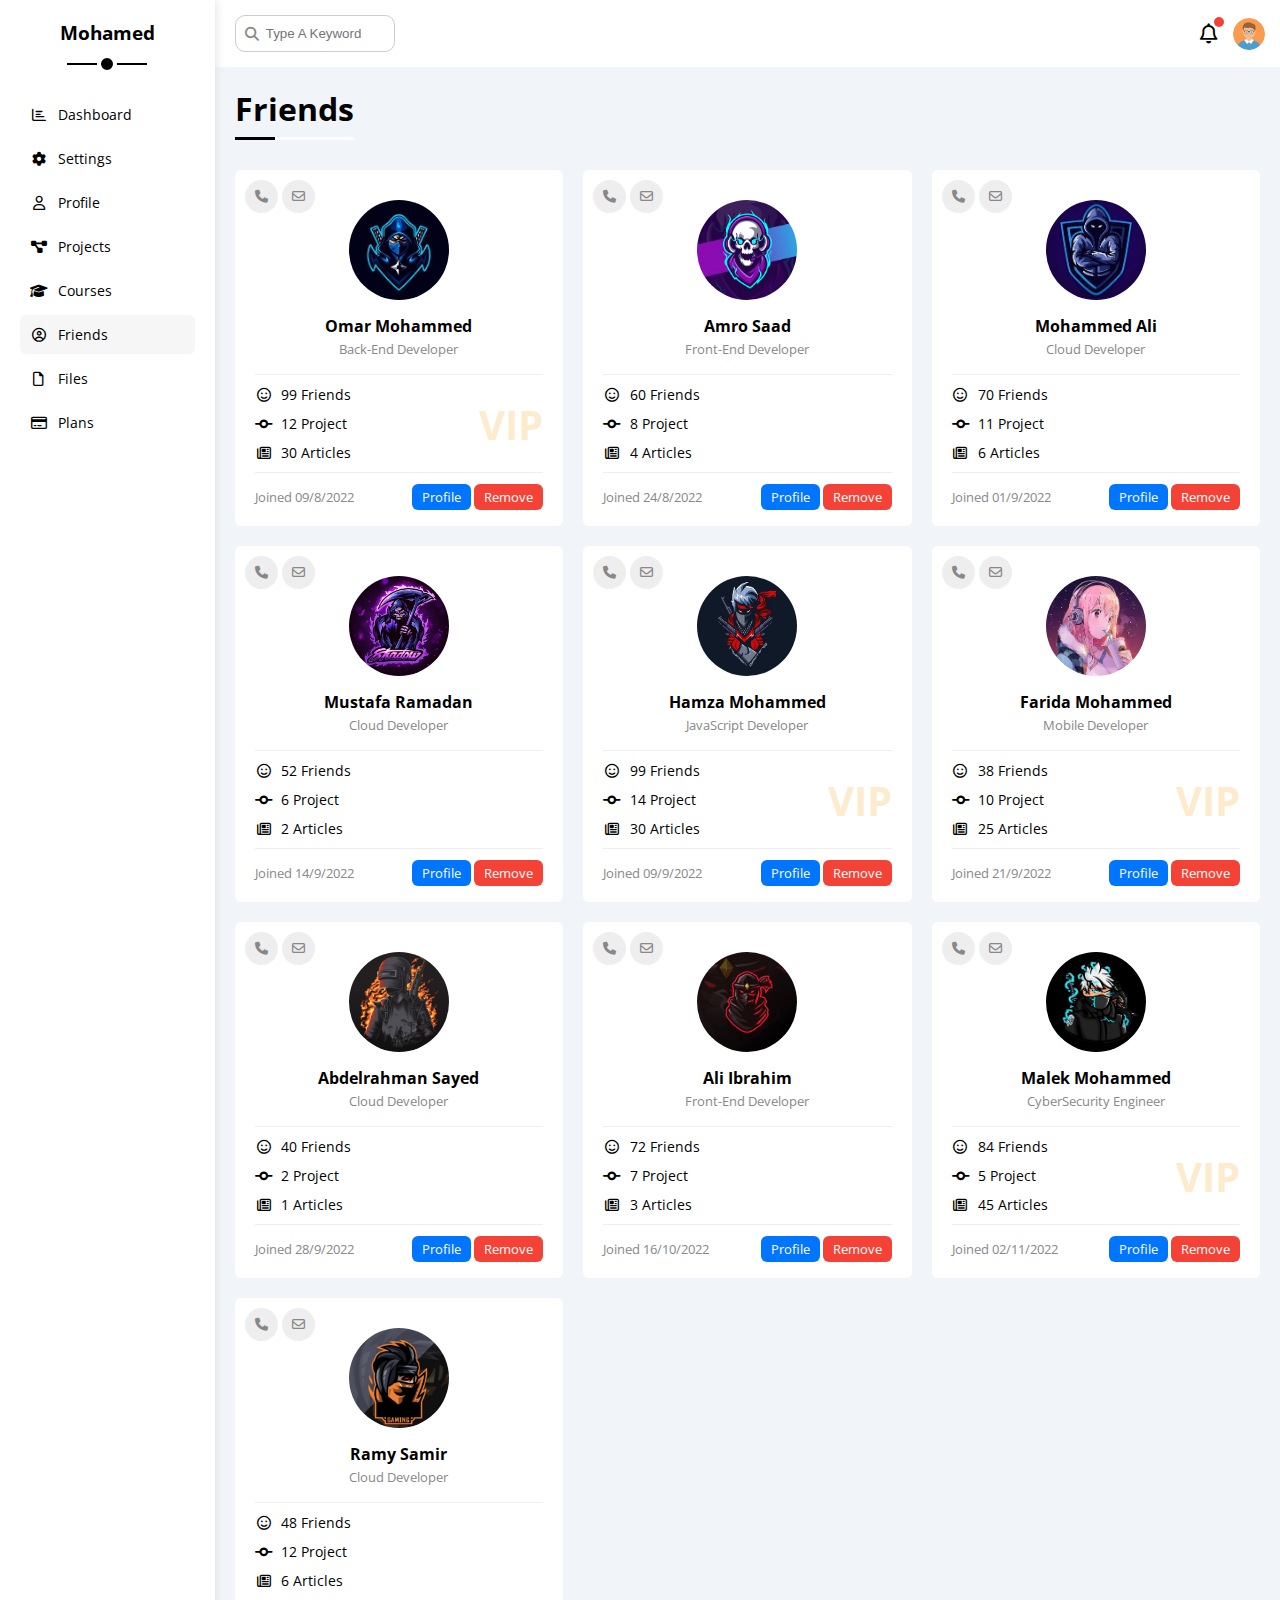
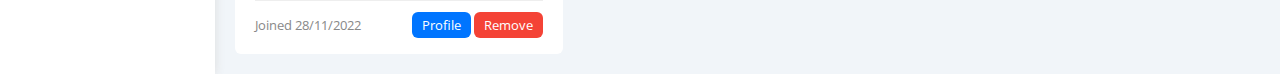
<file: friends.html>
<!DOCTYPE html>
<html lang="en">
<head>
  <meta charset="UTF-8">
  <meta name="viewport" content="width=device-width, initial-scale=1.0">
  <title>Friends</title>
    <!-- For Font Awesome Library -->
    <link rel="stylesheet" href="css/all.min.css">
    <!-- My Framework File -->
    <link rel="stylesheet" href="css/framework.css">
    <!-- Main CSS Template File -->
    <link rel="stylesheet" href="css/dashboard.css">
    <!-- Google Fonts -->
    <link rel="preconnect" href="https://fonts.googleapis.com">
    <link rel="preconnect" href="https://fonts.gstatic.com" crossorigin>
    <link href="https://fonts.googleapis.com/css2?family=Open+Sans:wght@300;500&display=swap" rel="stylesheet">
</head>
<body>
  <div class="page d-flex">
    <!-- Start Sidebar -->
    <div class="sidebar p-20 bg-white p-relative">
      <h3 class="p-relative txt-c">Mohamed</h3>
      <ul>
        <li>
          <a class="c-black rad-6 d-flex align-center fs-14 p-10" href="index.html">
            <i class="fa-regular fa-chart-bar fa-fw"></i>
            <span class="ml-10 hide-mobile">Dashboard</span>
          </a>
        </li>
        <li>
          <a class="c-black rad-6 d-flex align-center fs-14 p-10" href="settings.html">
            <i class="fa-solid fa-gear fa-fw"></i>
            <span class="ml-10 hide-mobile">Settings</span>
          </a>
        </li>
        <li>
          <a class="c-black rad-6 d-flex align-center fs-14 p-10" href="profile.html">
            <i class="fa-regular fa-user fa-fw"></i>
            <span class="ml-10 hide-mobile">Profile</span>
          </a>
        </li>
        <li>
          <a class="c-black rad-6 d-flex align-center fs-14 p-10" href="projects.html">
            <i class="fa-solid fa-diagram-project fa-fw"></i>
            <span class="ml-10 hide-mobile">Projects</span>
          </a>
        </li>
        <li>
          <a class="c-black rad-6 d-flex align-center fs-14 p-10" href="courses.html">
            <i class="fa-solid fa-graduation-cap fa-fw"></i>
            <span class="ml-10 hide-mobile">Courses</span>
          </a>
        </li>
        <li>
          <a class="active c-black rad-6 d-flex align-center fs-14 p-10" href="friends.html">
            <i class="fa-regular fa-circle-user fa-fw"></i>
            <span class="ml-10 hide-mobile">Friends</span>
          </a>
        </li>
        <li>
          <a class="c-black rad-6 d-flex align-center fs-14 p-10" href="files.html">
            <i class="fa-regular fa-file fa-fw"></i>
            <span class="ml-10 hide-mobile">Files</span>
          </a>
        </li>
        <li>
          <a class="c-black rad-6 d-flex align-center fs-14 p-10" href="plans.html">
            <i class="fa-regular fa-credit-card fa-fw"></i>
            <span class="ml-10 hide-mobile">Plans</span>
          </a>
        </li>
      </ul>
    </div>
    <!-- End Sidebar -->
    <div class="content w-full">
      <!-- Start Header -->
      <div class="header bg-white p-15 between-flex">
        <div class="search p-relative">
          <input class="p-10" type="search" placeholder="Type A Keyword">
        </div>
        <div class="icons d-flex align-center">
          <span class="notification p-relative mr-15">
            <i class="fa-regular fa-bell fa-lg"></i>
          </span>
          <img src="images/avatar.jpg" alt="">
        </div>
      </div>
      <!-- End Header -->
      <h1 class="p-relative">Friends</h1>
      <!-- Start Friends Page -->
      <div class="friends-page m-20 d-grid gap-20">
        <div class="friend bg-white p-20 rad-6 p-relative vip">
          <div class="contact c-gray">
            <i class="fa-solid fa-phone"></i>
            <i class="fa-regular fa-envelope"></i>
          </div>
          <div class="txt-c">
            <img class="mt-10 mb-10 rad-half" src="images/friend-01.jpg" alt="">
            <h4>Omar Mohammed</h4>
            <span class="c-gray mt-10 fs-13">Back-End Developer</span>
          </div>
          <div class="info mt-15 fs-14 p-relative">
            <div class="mb-10">
              <i class="fa-regular fa-face-smile fa-fw"></i>
              <span class="ml-5">99 Friends</span>
            </div>
            <div class="mb-10">
              <i class="fa-solid fa-code-commit fa-fw"></i>
              <span class="ml-5">12 Project</span>
            </div>
            <div>
              <i class="fa-regular fa-newspaper fa-fw"></i>
              <span class="ml-5">30 Articles</span>
            </div>
          </div>
          <div class="other-info between-flex mt-15 fs-13">
            <span class="c-gray">Joined 09/8/2022</span>
            <div>
              <a class="c-white bg-blue btn-shape rad-6" href="#">Profile</a>
              <a class="c-white bg-red btn-shape rad-6" href="#">Remove</a>
            </div>
          </div>
        </div>
        <div class="friend bg-white p-20 rad-6 p-relative">
          <div class="contact c-gray">
            <i class="fa-solid fa-phone"></i>
            <i class="fa-regular fa-envelope"></i>
          </div>
          <div class="txt-c">
            <img class="mt-10 mb-10 rad-half" src="images/friend-02.jpg" alt="">
            <h4>Amro Saad</h4>
            <span class="c-gray mt-10 fs-13">Front-End Developer</span>
          </div>
          <div class="info mt-15 fs-14 p-relative">
            <div class="mb-10">
              <i class="fa-regular fa-face-smile fa-fw"></i>
              <span class="ml-5">60 Friends</span>
            </div>
            <div class="mb-10">
              <i class="fa-solid fa-code-commit fa-fw"></i>
              <span class="ml-5">8 Project</span>
            </div>
            <div>
              <i class="fa-regular fa-newspaper fa-fw"></i>
              <span class="ml-5">4 Articles</span>
            </div>
          </div>
          <div class="other-info between-flex mt-15 fs-13">
            <span class="c-gray">Joined 24/8/2022</span>
            <div>
              <a class="c-white bg-blue btn-shape rad-6" href="#">Profile</a>
              <a class="c-white bg-red btn-shape rad-6" href="#">Remove</a>
            </div>
          </div>
        </div>
        <div class="friend bg-white p-20 rad-6 p-relative">
          <div class="contact c-gray">
            <i class="fa-solid fa-phone"></i>
            <i class="fa-regular fa-envelope"></i>
          </div>
          <div class="txt-c">
            <img class="mt-10 mb-10 rad-half" src="images/friend-03.jpg" alt="">
            <h4>Mohammed Ali</h4>
            <span class="c-gray mt-10 fs-13">Cloud Developer</span>
          </div>
          <div class="info mt-15 fs-14 p-relative">
            <div class="mb-10">
              <i class="fa-regular fa-face-smile fa-fw"></i>
              <span class="ml-5">70 Friends</span>
            </div>
            <div class="mb-10">
              <i class="fa-solid fa-code-commit fa-fw"></i>
              <span class="ml-5">11 Project</span>
            </div>
            <div>
              <i class="fa-regular fa-newspaper fa-fw"></i>
              <span class="ml-5">6 Articles</span>
            </div>
          </div>
          <div class="other-info between-flex mt-15 fs-13">
            <span class="c-gray">Joined 01/9/2022</span>
            <div>
              <a class="c-white bg-blue btn-shape rad-6" href="#">Profile</a>
              <a class="c-white bg-red btn-shape rad-6" href="#">Remove</a>
            </div>
          </div>
        </div>
        <div class="friend bg-white p-20 rad-6 p-relative">
          <div class="contact c-gray">
            <i class="fa-solid fa-phone"></i>
            <i class="fa-regular fa-envelope"></i>
          </div>
          <div class="txt-c">
            <img class="mt-10 mb-10 rad-half" src="images/friend-04.jpg" alt="">
            <h4>Mustafa Ramadan</h4>
            <span class="c-gray mt-10 fs-13">Cloud Developer</span>
          </div>
          <div class="info mt-15 fs-14 p-relative">
            <div class="mb-10">
              <i class="fa-regular fa-face-smile fa-fw"></i>
              <span class="ml-5">52 Friends</span>
            </div>
            <div class="mb-10">
              <i class="fa-solid fa-code-commit fa-fw"></i>
              <span class="ml-5">6 Project</span>
            </div>
            <div>
              <i class="fa-regular fa-newspaper fa-fw"></i>
              <span class="ml-5">2 Articles</span>
            </div>
          </div>
          <div class="other-info between-flex mt-15 fs-13">
            <span class="c-gray">Joined 14/9/2022</span>
            <div>
              <a class="c-white bg-blue btn-shape rad-6" href="#">Profile</a>
              <a class="c-white bg-red btn-shape rad-6" href="#">Remove</a>
            </div>
          </div>
        </div>
        <div class="friend bg-white p-20 rad-6 p-relative vip">
          <div class="contact c-gray">
            <i class="fa-solid fa-phone"></i>
            <i class="fa-regular fa-envelope"></i>
          </div>
          <div class="txt-c">
            <img class="mt-10 mb-10 rad-half" src="images/friend-05.jpg" alt="">
            <h4>Hamza Mohammed</h4>
            <span class="c-gray mt-10 fs-13">JavaScript Developer</span>
          </div>
          <div class="info mt-15 fs-14 p-relative">
            <div class="mb-10">
              <i class="fa-regular fa-face-smile fa-fw"></i>
              <span class="ml-5">99 Friends</span>
            </div>
            <div class="mb-10">
              <i class="fa-solid fa-code-commit fa-fw"></i>
              <span class="ml-5">14 Project</span>
            </div>
            <div>
              <i class="fa-regular fa-newspaper fa-fw"></i>
              <span class="ml-5">30 Articles</span>
            </div>
          </div>
          <div class="other-info between-flex mt-15 fs-13">
            <span class="c-gray">Joined 09/9/2022</span>
            <div>
              <a class="c-white bg-blue btn-shape rad-6" href="#">Profile</a>
              <a class="c-white bg-red btn-shape rad-6" href="#">Remove</a>
            </div>
          </div>
        </div>
        <div class="friend bg-white p-20 rad-6 p-relative vip">
          <div class="contact c-gray">
            <i class="fa-solid fa-phone"></i>
            <i class="fa-regular fa-envelope"></i>
          </div>
          <div class="txt-c">
            <img class="mt-10 mb-10 rad-half" src="images/friend-06.jpg" alt="">
            <h4>Farida Mohammed</h4>
            <span class="c-gray mt-10 fs-13">Mobile Developer</span>
          </div>
          <div class="info mt-15 fs-14 p-relative">
            <div class="mb-10">
              <i class="fa-regular fa-face-smile fa-fw"></i>
              <span class="ml-5">38 Friends</span>
            </div>
            <div class="mb-10">
              <i class="fa-solid fa-code-commit fa-fw"></i>
              <span class="ml-5">10 Project</span>
            </div>
            <div>
              <i class="fa-regular fa-newspaper fa-fw"></i>
              <span class="ml-5">25 Articles</span>
            </div>
          </div>
          <div class="other-info between-flex mt-15 fs-13">
            <span class="c-gray">Joined 21/9/2022</span>
            <div>
              <a class="c-white bg-blue btn-shape rad-6" href="#">Profile</a>
              <a class="c-white bg-red btn-shape rad-6" href="#">Remove</a>
            </div>
          </div>
        </div>
        <div class="friend bg-white p-20 rad-6 p-relative">
          <div class="contact c-gray">
            <i class="fa-solid fa-phone"></i>
            <i class="fa-regular fa-envelope"></i>
          </div>
          <div class="txt-c">
            <img class="mt-10 mb-10 rad-half" src="images/friend-07.jpg" alt="">
            <h4>Abdelrahman Sayed</h4>
            <span class="c-gray mt-10 fs-13">Cloud Developer</span>
          </div>
          <div class="info mt-15 fs-14 p-relative">
            <div class="mb-10">
              <i class="fa-regular fa-face-smile fa-fw"></i>
              <span class="ml-5">40 Friends</span>
            </div>
            <div class="mb-10">
              <i class="fa-solid fa-code-commit fa-fw"></i>
              <span class="ml-5">2 Project</span>
            </div>
            <div>
              <i class="fa-regular fa-newspaper fa-fw"></i>
              <span class="ml-5">1 Articles</span>
            </div>
          </div>
          <div class="other-info between-flex mt-15 fs-13">
            <span class="c-gray">Joined 28/9/2022</span>
            <div>
              <a class="c-white bg-blue btn-shape rad-6" href="#">Profile</a>
              <a class="c-white bg-red btn-shape rad-6" href="#">Remove</a>
            </div>
          </div>
        </div>
        <div class="friend bg-white p-20 rad-6 p-relative">
          <div class="contact c-gray">
            <i class="fa-solid fa-phone"></i>
            <i class="fa-regular fa-envelope"></i>
          </div>
          <div class="txt-c">
            <img class="mt-10 mb-10 rad-half" src="images/friend-08.jpg" alt="">
            <h4>Ali Ibrahim</h4>
            <span class="c-gray mt-10 fs-13">Front-End Developer</span>
          </div>
          <div class="info mt-15 fs-14 p-relative">
            <div class="mb-10">
              <i class="fa-regular fa-face-smile fa-fw"></i>
              <span class="ml-5">72 Friends</span>
            </div>
            <div class="mb-10">
              <i class="fa-solid fa-code-commit fa-fw"></i>
              <span class="ml-5">7 Project</span>
            </div>
            <div>
              <i class="fa-regular fa-newspaper fa-fw"></i>
              <span class="ml-5">3 Articles</span>
            </div>
          </div>
          <div class="other-info between-flex mt-15 fs-13">
            <span class="c-gray">Joined 16/10/2022</span>
            <div>
              <a class="c-white bg-blue btn-shape rad-6" href="#">Profile</a>
              <a class="c-white bg-red btn-shape rad-6" href="#">Remove</a>
            </div>
          </div>
        </div>
        <div class="friend bg-white p-20 rad-6 p-relative vip">
          <div class="contact c-gray">
            <i class="fa-solid fa-phone"></i>
            <i class="fa-regular fa-envelope"></i>
          </div>
          <div class="txt-c">
            <img class="mt-10 mb-10 rad-half" src="images/friend-09.jpg" alt="">
            <h4>Malek Mohammed</h4>
            <span class="c-gray mt-10 fs-13">CyberSecurity Engineer</span>
          </div>
          <div class="info mt-15 fs-14 p-relative">
            <div class="mb-10">
              <i class="fa-regular fa-face-smile fa-fw"></i>
              <span class="ml-5">84 Friends</span>
            </div>
            <div class="mb-10">
              <i class="fa-solid fa-code-commit fa-fw"></i>
              <span class="ml-5">5 Project</span>
            </div>
            <div>
              <i class="fa-regular fa-newspaper fa-fw"></i>
              <span class="ml-5">45 Articles</span>
            </div>
          </div>
          <div class="other-info between-flex mt-15 fs-13">
            <span class="c-gray">Joined 02/11/2022</span>
            <div>
              <a class="c-white bg-blue btn-shape rad-6" href="#">Profile</a>
              <a class="c-white bg-red btn-shape rad-6" href="#">Remove</a>
            </div>
          </div>
        </div>
        <div class="friend bg-white p-20 rad-6 p-relative">
          <div class="contact c-gray">
            <i class="fa-solid fa-phone"></i>
            <i class="fa-regular fa-envelope"></i>
          </div>
          <div class="txt-c">
            <img class="mt-10 mb-10 rad-half" src="images/friend-10.jpg" alt="">
            <h4>Ramy Samir</h4>
            <span class="c-gray mt-10 fs-13">Cloud Developer</span>
          </div>
          <div class="info mt-15 fs-14 p-relative">
            <div class="mb-10">
              <i class="fa-regular fa-face-smile fa-fw"></i>
              <span class="ml-5">48 Friends</span>
            </div>
            <div class="mb-10">
              <i class="fa-solid fa-code-commit fa-fw"></i>
              <span class="ml-5">12 Project</span>
            </div>
            <div>
              <i class="fa-regular fa-newspaper fa-fw"></i>
              <span class="ml-5">6 Articles</span>
            </div>
          </div>
          <div class="other-info between-flex mt-15 fs-13">
            <span class="c-gray">Joined 28/11/2022</span>
            <div>
              <a class="c-white bg-blue btn-shape rad-6" href="#">Profile</a>
              <a class="c-white bg-red btn-shape rad-6" href="#">Remove</a>
            </div>
          </div>
        </div>
      </div>
      <!-- End Friends Page -->
    </div>
</body>
</html>
</file>
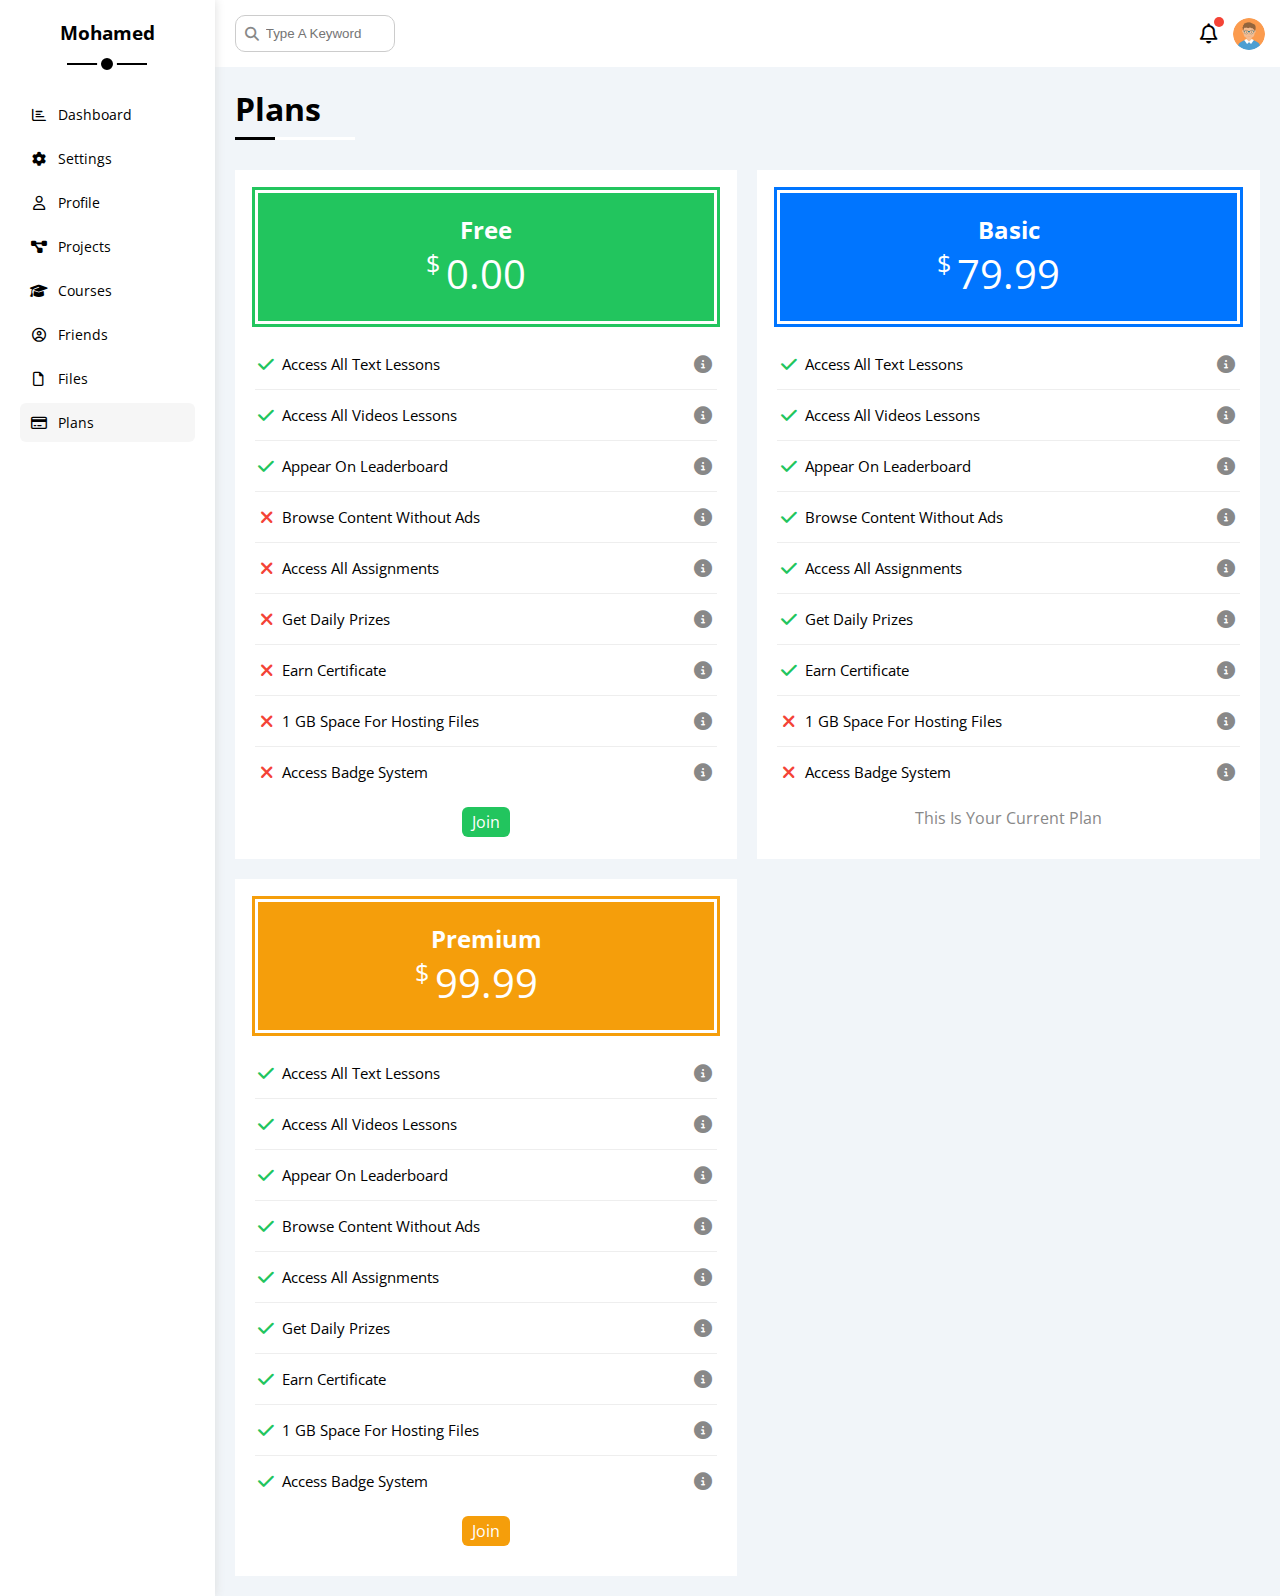
<file: plans.html>
<!DOCTYPE html>
<html lang="en">
<head>
  <meta charset="UTF-8">
  <meta name="viewport" content="width=device-width, initial-scale=1.0">
  <title>Plans</title>
    <!-- For Font Awesome Library -->
    <link rel="stylesheet" href="css/all.min.css">
    <!-- My Framework File -->
    <link rel="stylesheet" href="css/framework.css">
    <!-- Main CSS Template File -->
    <link rel="stylesheet" href="css/dashboard.css">
    <!-- Google Fonts -->
    <link rel="preconnect" href="https://fonts.googleapis.com">
    <link rel="preconnect" href="https://fonts.gstatic.com" crossorigin>
    <link href="https://fonts.googleapis.com/css2?family=Open+Sans:wght@300;500&display=swap" rel="stylesheet">
</head>
<body>
  <div class="page d-flex">
    <!-- Start Sidebar -->
    <div class="sidebar p-20 bg-white p-relative">
      <h3 class="p-relative txt-c">Mohamed</h3>
      <ul>
        <li>
          <a class="c-black rad-6 d-flex align-center fs-14 p-10" href="index.html">
            <i class="fa-regular fa-chart-bar fa-fw"></i>
            <span class="ml-10 hide-mobile">Dashboard</span>
          </a>
        </li>
        <li>
          <a class="c-black rad-6 d-flex align-center fs-14 p-10" href="settings.html">
            <i class="fa-solid fa-gear fa-fw"></i>
            <span class="ml-10 hide-mobile">Settings</span>
          </a>
        </li>
        <li>
          <a class="c-black rad-6 d-flex align-center fs-14 p-10" href="profile.html">
            <i class="fa-regular fa-user fa-fw"></i>
            <span class="ml-10 hide-mobile">Profile</span>
          </a>
        </li>
        <li>
          <a class="c-black rad-6 d-flex align-center fs-14 p-10" href="projects.html">
            <i class="fa-solid fa-diagram-project fa-fw"></i>
            <span class="ml-10 hide-mobile">Projects</span>
          </a>
        </li>
        <li>
          <a class="c-black rad-6 d-flex align-center fs-14 p-10" href="courses.html">
            <i class="fa-solid fa-graduation-cap fa-fw"></i>
            <span class="ml-10 hide-mobile">Courses</span>
          </a>
        </li>
        <li>
          <a class="c-black rad-6 d-flex align-center fs-14 p-10" href="friends.html">
            <i class="fa-regular fa-circle-user fa-fw"></i>
            <span class="ml-10 hide-mobile">Friends</span>
          </a>
        </li>
        <li>
          <a class="c-black rad-6 d-flex align-center fs-14 p-10" href="files.html">
            <i class="fa-regular fa-file fa-fw"></i>
            <span class="ml-10 hide-mobile">Files</span>
          </a>
        </li>
        <li>
          <a class="active c-black rad-6 d-flex align-center fs-14 p-10" href="plans.html">
            <i class="fa-regular fa-credit-card fa-fw"></i>
            <span class="ml-10 hide-mobile">Plans</span>
          </a>
        </li>
      </ul>
    </div>
    <!-- End Sidebar -->
    <div class="content w-full">
      <!-- Start Header -->
      <div class="header bg-white p-15 between-flex">
        <div class="search p-relative">
          <input class="p-10" type="search" placeholder="Type A Keyword">
        </div>
        <div class="icons d-flex align-center">
          <span class="notification p-relative mr-15">
            <i class="fa-regular fa-bell fa-lg"></i>
          </span>
          <img src="images/avatar.jpg" alt="">
        </div>
      </div>
      <!-- End Header -->
      <h1 class="p-relative">Plans</h1>
      <!-- Start Plans Page -->
      <div class="plans-page d-grid gap-20 m-20">
        <div class="plan green bg-white p-20">
          <div class="top bg-green c-white txt-c pt-20 pb-20">
            <h2>Free</h2>
            <div class="price mt-10 p-relative">
              <span>$</span>
              0.00
            </div>
          </div>
          <ul class="mt-15">
            <li>
              <i class="fa-solid fa-check fa-fw yes"></i>
              <span>Access All Text Lessons</span>
              <i class="fa-solid fa-circle-info help"></i>
            </li>
            <li>
              <i class="fa-solid fa-check fa-fw yes"></i>
              <span>Access All Videos Lessons</span>
              <i class="fa-solid fa-circle-info help"></i>
            </li>
            <li>
              <i class="fa-solid fa-check fa-fw yes"></i>
              <span>Appear On Leaderboard</span>
              <i class="fa-solid fa-circle-info help"></i>
            </li>
            <li>
              <i class="fa-solid fa-xmark fa-fw"></i>
              <span>Browse Content Without Ads</span>
              <i class="fa-solid fa-circle-info help"></i>
            </li>
            <li>
              <i class="fa-solid fa-xmark fa-fw"></i>
              <span>Access All Assignments</span>
              <i class="fa-solid fa-circle-info help"></i>
            </li>
            <li>
              <i class="fa-solid fa-xmark fa-fw"></i>
              <span>Get Daily Prizes</span>
              <i class="fa-solid fa-circle-info help"></i>
            </li>
            <li>
              <i class="fa-solid fa-xmark fa-fw"></i>
              <span>Earn Certificate</span>
              <i class="fa-solid fa-circle-info help"></i>
            </li>
            <li>
              <i class="fa-solid fa-xmark fa-fw"></i>
              <span>1 GB Space For Hosting Files</span>
              <i class="fa-solid fa-circle-info help"></i>
            </li>
            <li>
              <i class="fa-solid fa-xmark fa-fw"></i>
              <span>Access Badge System</span>
              <i class="fa-solid fa-circle-info help"></i>
            </li>
          </ul>
          <a class="d-block w-fit bg-green c-white btn-shape rad-6 m-auto mt-10" href="#">Join</a>
        </div>
        <div class="plan blue bg-white p-20">
          <div class="top bg-blue c-white txt-c pt-20 pb-20">
            <h2>Basic</h2>
            <div class="price mt-10 p-relative">
              <span>$</span>
              79.99
            </div>
          </div>
          <ul class="mt-15">
            <li>
              <i class="fa-solid fa-check fa-fw yes"></i>
              <span>Access All Text Lessons</span>
              <i class="fa-solid fa-circle-info help"></i>
            </li>
            <li>
              <i class="fa-solid fa-check fa-fw yes"></i>
              <span>Access All Videos Lessons</span>
              <i class="fa-solid fa-circle-info help"></i>
            </li>
            <li>
              <i class="fa-solid fa-check fa-fw yes"></i>
              <span>Appear On Leaderboard</span>
              <i class="fa-solid fa-circle-info help"></i>
            </li>
            <li>
              <i class="fa-solid fa-check fa-fw yes"></i>
              <span>Browse Content Without Ads</span>
              <i class="fa-solid fa-circle-info help"></i>
            </li>
            <li>
              <i class="fa-solid fa-check fa-fw yes"></i>
              <span>Access All Assignments</span>
              <i class="fa-solid fa-circle-info help"></i>
            </li>
            <li>
              <i class="fa-solid fa-check fa-fw yes"></i>
              <span>Get Daily Prizes</span>
              <i class="fa-solid fa-circle-info help"></i>
            </li>
            <li>
              <i class="fa-solid fa-check fa-fw yes"></i>
              <span>Earn Certificate</span>
              <i class="fa-solid fa-circle-info help"></i>
            </li>
            <li>
              <i class="fa-solid fa-xmark fa-fw"></i>
              <span>1 GB Space For Hosting Files</span>
              <i class="fa-solid fa-circle-info help"></i>
            </li>
            <li>
              <i class="fa-solid fa-xmark fa-fw"></i>
              <span>Access Badge System</span>
              <i class="fa-solid fa-circle-info help"></i>
            </li>
          </ul>
          <p class="c-gray mt-10 mb-10 txt-c">This Is Your Current Plan</p>
        </div>
        <div class="plan orange bg-white p-20">
          <div class="top bg-orange c-white txt-c pt-20 pb-20">
            <h2>Premium</h2>
            <div class="price mt-10 p-relative">
              <span>$</span>
              99.99
            </div>
          </div>
          <ul class="mt-15">
            <li>
              <i class="fa-solid fa-check fa-fw yes"></i>
              <span>Access All Text Lessons</span>
              <i class="fa-solid fa-circle-info help"></i>
            </li>
            <li>
              <i class="fa-solid fa-check fa-fw yes"></i>
              <span>Access All Videos Lessons</span>
              <i class="fa-solid fa-circle-info help"></i>
            </li>
            <li>
              <i class="fa-solid fa-check fa-fw yes"></i>
              <span>Appear On Leaderboard</span>
              <i class="fa-solid fa-circle-info help"></i>
            </li>
            <li>
              <i class="fa-solid fa-check fa-fw yes"></i>
              <span>Browse Content Without Ads</span>
              <i class="fa-solid fa-circle-info help"></i>
            </li>
            <li>
              <i class="fa-solid fa-check fa-fw yes"></i>
              <span>Access All Assignments</span>
              <i class="fa-solid fa-circle-info help"></i>
            </li>
            <li>
              <i class="fa-solid fa-check fa-fw yes"></i>
              <span>Get Daily Prizes</span>
              <i class="fa-solid fa-circle-info help"></i>
            </li>
            <li>
              <i class="fa-solid fa-check fa-fw yes"></i>
              <span>Earn Certificate</span>
              <i class="fa-solid fa-circle-info help"></i>
            </li>
            <li>
              <i class="fa-solid fa-check fa-fw yes"></i>
              <span>1 GB Space For Hosting Files</span>
              <i class="fa-solid fa-circle-info help"></i>
            </li>
            <li>
              <i class="fa-solid fa-check fa-fw yes"></i>
              <span>Access Badge System</span>
              <i class="fa-solid fa-circle-info help"></i>
            </li>
          </ul>
          <a class="d-block w-fit bg-orange c-white btn-shape rad-6 m-auto mt-10 mb-10" href="#">Join</a>
        </div>
      </div>
      <!-- End Plans Page -->
    </div>
</body>
</html>
</file>
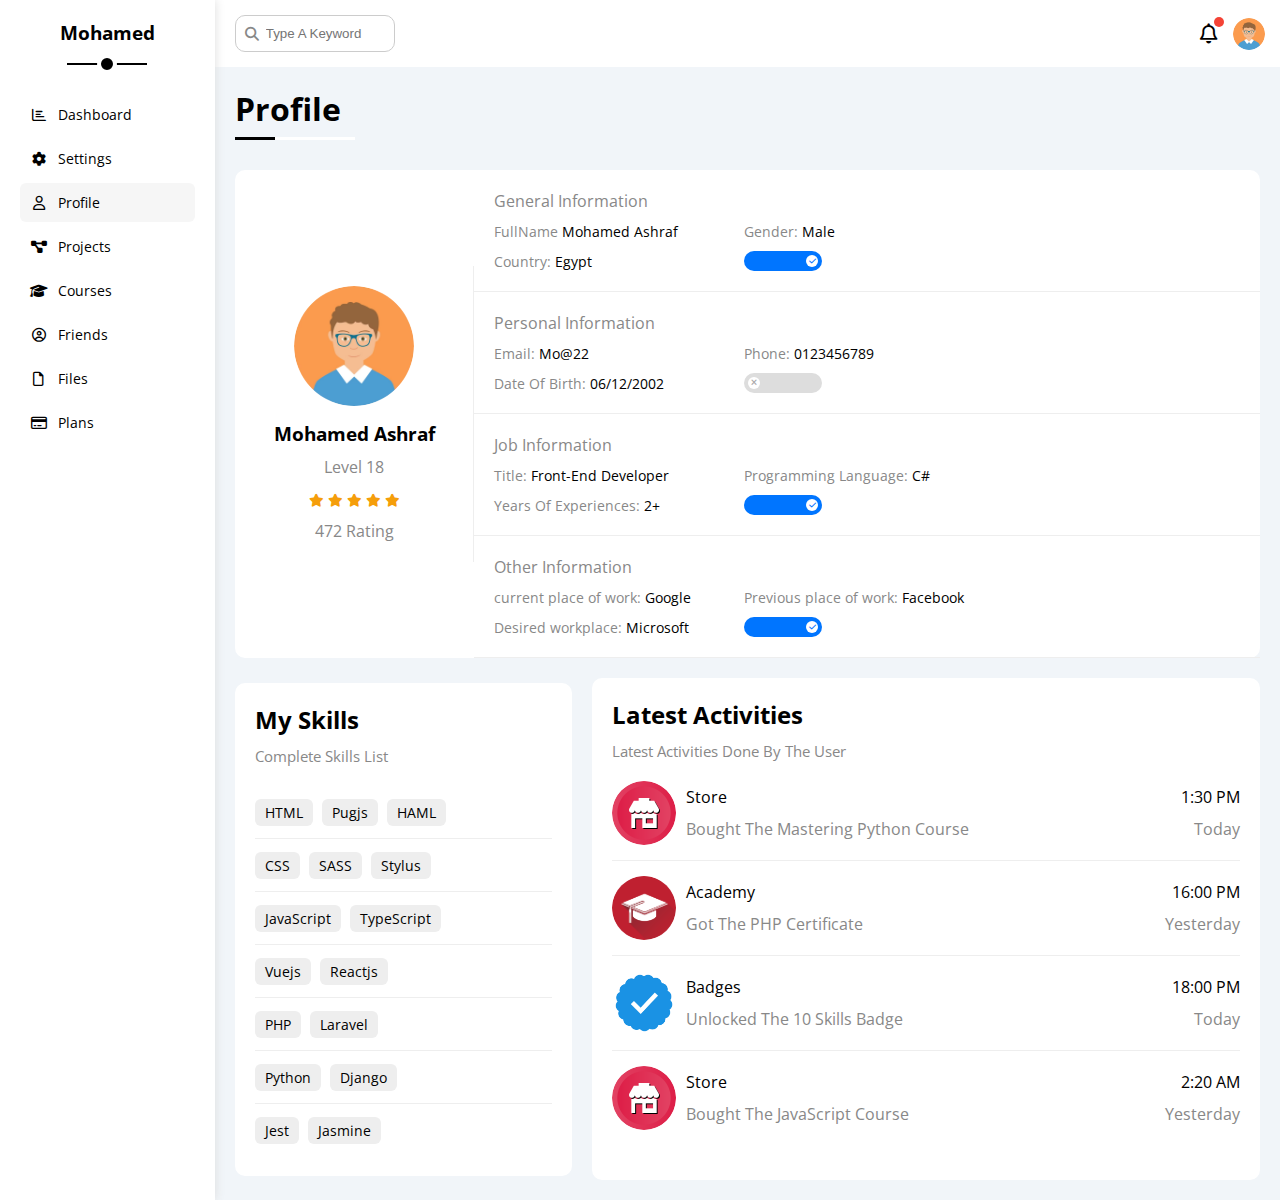
<file: profile.html>
<!DOCTYPE html>
<html lang="en">
<head>
  <meta charset="UTF-8">
  <meta name="viewport" content="width=device-width, initial-scale=1.0">
  <title>Profile</title>
    <!-- For Font Awesome Library -->
    <link rel="stylesheet" href="css/all.min.css">
    <!-- My Framework File -->
    <link rel="stylesheet" href="css/framework.css">
    <!-- Main CSS Template File -->
    <link rel="stylesheet" href="css/dashboard.css">
    <!-- Google Fonts -->
    <link rel="preconnect" href="https://fonts.googleapis.com">
    <link rel="preconnect" href="https://fonts.gstatic.com" crossorigin>
    <link href="https://fonts.googleapis.com/css2?family=Open+Sans:wght@300;500&display=swap" rel="stylesheet">
</head>
<body>
  <div class="page d-flex">
    <!-- Start Sidebar -->
    <div class="sidebar p-20 bg-white p-relative">
      <h3 class="p-relative txt-c">Mohamed</h3>
      <ul>
        <li>
          <a class="c-black rad-6 d-flex align-center fs-14 p-10" href="index.html">
            <i class="fa-regular fa-chart-bar fa-fw"></i>
            <span class="ml-10 hide-mobile">Dashboard</span>
          </a>
        </li>
        <li>
          <a class="c-black rad-6 d-flex align-center fs-14 p-10" href="settings.html">
            <i class="fa-solid fa-gear fa-fw"></i>
            <span class="ml-10 hide-mobile">Settings</span>
          </a>
        </li>
        <li>
          <a class="active c-black rad-6 d-flex align-center fs-14 p-10" href="profile.html">
            <i class="fa-regular fa-user fa-fw"></i>
            <span class="ml-10 hide-mobile">Profile</span>
          </a>
        </li>
        <li>
          <a class="c-black rad-6 d-flex align-center fs-14 p-10" href="projects.html">
            <i class="fa-solid fa-diagram-project fa-fw"></i>
            <span class="ml-10 hide-mobile">Projects</span>
          </a>
        </li>
        <li>
          <a class="c-black rad-6 d-flex align-center fs-14 p-10" href="courses.html">
            <i class="fa-solid fa-graduation-cap fa-fw"></i>
            <span class="ml-10 hide-mobile">Courses</span>
          </a>
        </li>
        <li>
          <a class="c-black rad-6 d-flex align-center fs-14 p-10" href="friends.html">
            <i class="fa-regular fa-circle-user fa-fw"></i>
            <span class="ml-10 hide-mobile">Friends</span>
          </a>
        </li>
        <li>
          <a class="c-black rad-6 d-flex align-center fs-14 p-10" href="files.html">
            <i class="fa-regular fa-file fa-fw"></i>
            <span class="ml-10 hide-mobile">Files</span>
          </a>
        </li>
        <li>
          <a class="c-black rad-6 d-flex align-center fs-14 p-10" href="plans.html">
            <i class="fa-regular fa-credit-card fa-fw"></i>
            <span class="ml-10 hide-mobile">Plans</span>
          </a>
        </li>
      </ul>
    </div>
    <!-- End Sidebar -->
    <div class="content w-full">
      <!-- Start Header -->
      <div class="header bg-white p-15 between-flex">
        <div class="search p-relative">
          <input class="p-10" type="search" placeholder="Type A Keyword">
        </div>
        <div class="icons d-flex align-center">
          <span class="notification p-relative mr-15">
            <i class="fa-regular fa-bell fa-lg"></i>
          </span>
          <img src="images/avatar.jpg" alt="">
        </div>
      </div>
      <!-- End Header -->
      <h1 class="p-relative">Profile</h1>
      <!-- Start Profile Page -->
      <div class="profile-page m-20">
        <!-- Start Overview Box -->
        <div class="overview d-flex align-center bg-white rad-10">
          <div class="profile-box txt-c p-20">
            <img class="rad-half mb-10" src="images/avatar.jpg" alt="">
            <h3 class="mb-10">Mohamed Ashraf</h3>
            <p class="c-gray mb-10">Level 18</p>
            <div class="level p-relative bg-eee rad-6">
              <span class="bg-blue rad-6 h-full" style="width: 60%"></span>
            </div>
            <div class="rating mt-10 mb-10">
              <i class="fa-solid fa-star c-orange fs-13"></i>
              <i class="fa-solid fa-star c-orange fs-13"></i>
              <i class="fa-solid fa-star c-orange fs-13"></i>
              <i class="fa-solid fa-star c-orange fs-13"></i>
              <i class="fa-solid fa-star c-orange fs-13"></i>
            </div>
            <span class="c-gray">472 Rating</span>
          </div>
          <div class="info-box txt-c-mobile w-full">
            <!-- Start Information Row -->
            <div class="box d-flex align-center p-20">
              <h4 class="c-gray w-full">General Information</h4>
              <div class="fs-14">
                <span class="c-gray">FullName</span>
                <span>Mohamed Ashraf</span>
              </div>
              <div class="fs-14">
                <span class="c-gray">Gender:</span>
                <span>Male</span>
              </div>
              <div class="fs-14">
                <span class="c-gray">Country:</span>
                <span>Egypt</span>
              </div>
              <div>
                <label>
                  <input type="checkbox" class="toggle-checkbox" checked>
                  <div class="toggle-switch"></div>
                </label>
              </div>
            </div>
            <!-- End Information Row -->
            <!-- Start Information Row -->
            <div class="box d-flex align-center p-20">
              <h4 class="c-gray w-full">Personal Information</h4>
              <div class="fs-14">
                <span class="c-gray">Email:</span>
                <span>Mo@22</span>
              </div>
              <div class="fs-14">
                <span class="c-gray">Phone:</span>
                <span>0123456789</span>
              </div>
              <div class="fs-14">
                <span class="c-gray">Date Of Birth:</span>
                <span>06/12/2002</span>
              </div>
              <div>
                <label>
                  <input type="checkbox" class="toggle-checkbox">
                  <div class="toggle-switch"></div>
                </label>
              </div>
            </div>
            <!-- End Information Row -->
            <!-- Start Information Row -->
            <div class="box d-flex align-center p-20">
              <h4 class="c-gray w-full">Job Information</h4>
              <div class="fs-14">
                <span class="c-gray">Title:</span>
                <span>Front-End Developer</span>
              </div>
              <div class="fs-14">
                <span class="c-gray">Programming Language:</span>
                <span>C#</span>
              </div>
              <div class="fs-14">
                <span class="c-gray">Years Of Experiences:</span>
                <span>2+</span>
              </div>
              <div>
                <label>
                  <input type="checkbox" class="toggle-checkbox" checked>
                  <div class="toggle-switch"></div>
                </label>
              </div>
            </div>
            <!-- End Information Row -->
            <!-- Start Information Row -->
            <div class="box d-flex align-center p-20">
              <h4 class="c-gray w-full">Other Information</h4>
              <div class="fs-14">
                <span class="c-gray">current place of work:</span>
                <span>Google</span>
              </div>
              <div class="fs-14">
                <span class="c-gray">Previous place of work:</span>
                <span>Facebook</span>
              </div>
              <div class="fs-14">
                <span class="c-gray">Desired workplace:</span>
                <span>Microsoft</span>
              </div>
              <div>
                <label>
                  <input type="checkbox" class="toggle-checkbox" checked>
                  <div class="toggle-switch"></div>
                </label>
              </div>
            </div>
            <!-- End Information Row -->
          </div>
        </div>
        <!-- End Overview Box -->
        <div class="other-data d-flex align-center gap-20 mt-20">
          <!-- Start Skills Box -->
          <div class="skills bg-white p-20 rad-10">
            <h2>My Skills</h2>
            <p class="c-gray mt-10 mb-20 fs-15">Complete Skills List</p>
            <ul class="txt-c-mobile">
              <li class="pt-15 pb-15 bottom-border">
                <span class="bg-eee btn-shape rad-6 fs-14 mr-5">HTML</span>
                <span class="bg-eee btn-shape rad-6 fs-14 mr-5">Pugjs</span>
                <span class="bg-eee btn-shape rad-6 fs-14">HAML</span>
              </li>
              <li class="pt-15 pb-15 bottom-border">
                <span class="bg-eee btn-shape rad-6 fs-14 mr-5">CSS</span>
                <span class="bg-eee btn-shape rad-6 fs-14 mr-5">SASS</span>
                <span class="bg-eee btn-shape rad-6 fs-14">Stylus</span>
              </li>
              <li class="pt-15 pb-15 bottom-border">
                <span class="bg-eee btn-shape rad-6 fs-14 mr-5">JavaScript</span>
                <span class="bg-eee btn-shape rad-6 fs-14">TypeScript</span>
              </li>
              <li class="pt-15 pb-15 bottom-border">
                <span class="bg-eee btn-shape rad-6 fs-14 mr-5">Vuejs</span>
                <span class="bg-eee btn-shape rad-6 fs-14">Reactjs</span>
              </li>
              <li class="pt-15 pb-15 bottom-border">
                <span class="bg-eee btn-shape rad-6 fs-14 mr-5">PHP</span>
                <span class="bg-eee btn-shape rad-6 fs-14">Laravel</span>
              </li>
              <li class="pt-15 pb-15 bottom-border">
                <span class="bg-eee btn-shape rad-6 fs-14 mr-5">Python</span>
                <span class="bg-eee btn-shape rad-6 fs-14">Django</span>
              </li>
              <li class="pt-15 pb-15">
                <span class="bg-eee btn-shape rad-6 fs-14 mr-5">Jest</span>
                <span class="bg-eee btn-shape rad-6 fs-14">Jasmine</span>
              </li>
            </ul>
          </div>
          <!-- End Skills Box -->
          <!-- Start Activities Box -->
          <div class="activities bg-white p-20 rad-10">
            <h2>Latest Activities</h2>
            <p class="c-gray mt-10 mb-20 fs-15">Latest Activities Done By The User</p>
            <div class="activity d-flex align-center pb-15 mb-15 bottom-border">
              <div class="d-flex align-center">
                <img class="mr-10" src="images/activity-01.png" alt="">
                <div class="info">
                  <span class="d-block mb-10">Store</span>
                  <span class="c-gray">Bought The Mastering Python Course</span>
                </div>
              </div>
              <div class="date">
                <span class="d-block mb-10">1:30 PM</span>
                <span class="c-gray">Today</span>
              </div>
            </div>
            <div class="activity d-flex align-center pb-15 mb-15 bottom-border">
              <div class="d-flex align-center">
                <img class="mr-10" src="images/activity-02.png" alt="">
                <div class="info">
                  <span class="d-block mb-10">Academy</span>
                  <span class="c-gray">Got The PHP Certificate</span>
                </div>
              </div>
              <div class="date">
                <span class="d-block mb-10">16:00 PM</span>
                <span class="c-gray">Yesterday</span>
              </div>
            </div>
            <div class="activity d-flex align-center pb-15 mb-15 bottom-border">
              <div class="d-flex align-center">
                <img class="mr-10" src="images/activity-03.png" alt="">
                <div class="info">
                  <span class="d-block mb-10">Badges</span>
                  <span class="c-gray">Unlocked The 10 Skills Badge</span>
                </div>
              </div>
              <div class="date">
                <span class="d-block mb-10">18:00 PM</span>
                <span class="c-gray">Today</span>
              </div>
            </div>
            <div class="activity d-flex align-center pb-15 mb-15">
              <div class="d-flex align-center">
                <img class="mr-10" src="images/activity-01.png" alt="">
                <div class="info">
                  <span class="d-block mb-10">Store</span>
                  <span class="c-gray">Bought The JavaScript Course</span>
                </div>
              </div>
              <div class="date">
                <span class="d-block mb-10">2:20 AM</span>
                <span class="c-gray">Yesterday</span>
              </div>
            </div>
          </div>
          <!-- End Activities Box -->
        </div>
      </div>
      <!-- End Profile Page -->
    </div>
</body>
</html>
</file>
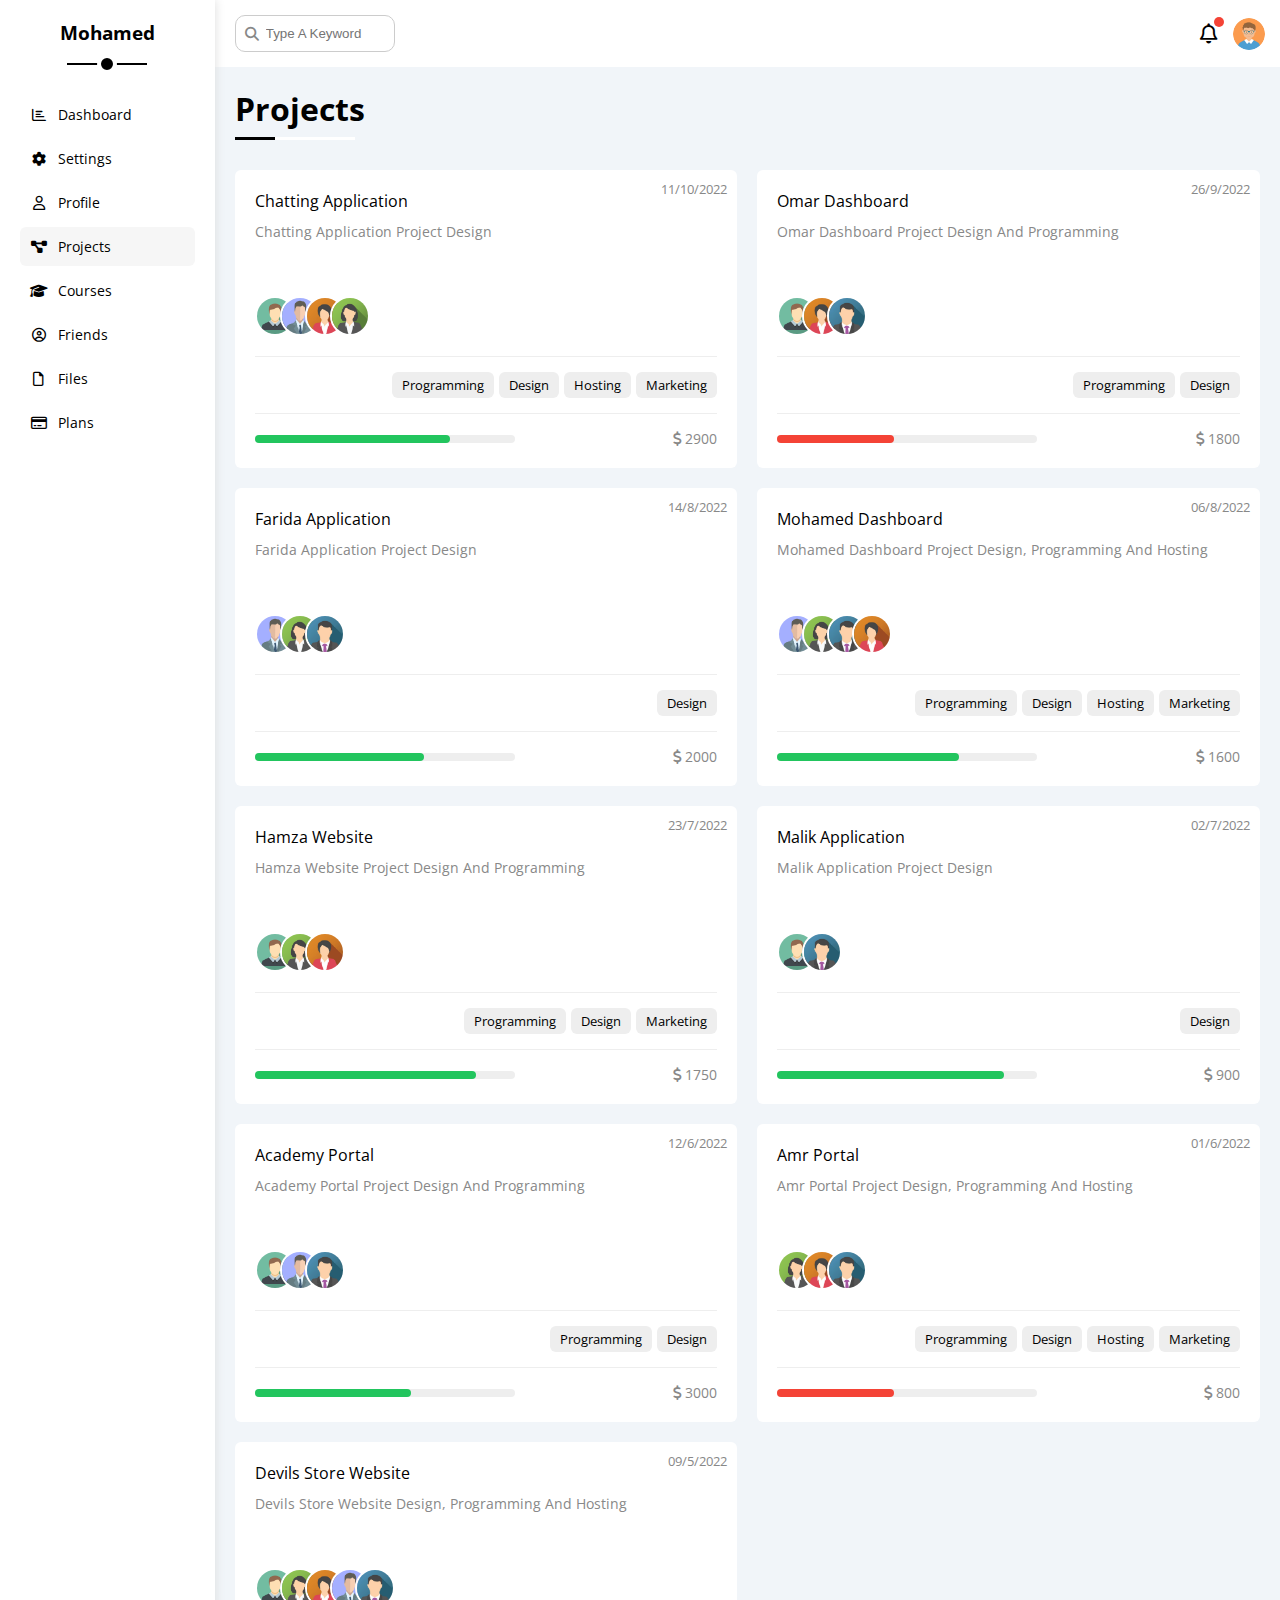
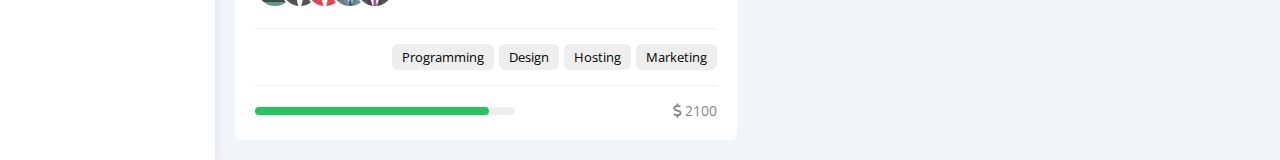
<file: projects.html>
<!DOCTYPE html>
<html lang="en">
<head>
  <meta charset="UTF-8">
  <meta name="viewport" content="width=device-width, initial-scale=1.0">
  <title>Projects</title>
    <!-- For Font Awesome Library -->
    <link rel="stylesheet" href="css/all.min.css">
    <!-- My Framework File -->
    <link rel="stylesheet" href="css/framework.css">
    <!-- Main CSS Template File -->
    <link rel="stylesheet" href="css/dashboard.css">
    <!-- Google Fonts -->
    <link rel="preconnect" href="https://fonts.googleapis.com">
    <link rel="preconnect" href="https://fonts.gstatic.com" crossorigin>
    <link href="https://fonts.googleapis.com/css2?family=Open+Sans:wght@300;500&display=swap" rel="stylesheet">
</head>
<body>
  <div class="page d-flex">
    <!-- Start Sidebar -->
    <div class="sidebar p-20 bg-white p-relative">
      <h3 class="p-relative txt-c">Mohamed</h3>
      <ul>
        <li>
          <a class="c-black rad-6 d-flex align-center fs-14 p-10" href="index.html">
            <i class="fa-regular fa-chart-bar fa-fw"></i>
            <span class="ml-10 hide-mobile">Dashboard</span>
          </a>
        </li>
        <li>
          <a class="c-black rad-6 d-flex align-center fs-14 p-10" href="settings.html">
            <i class="fa-solid fa-gear fa-fw"></i>
            <span class="ml-10 hide-mobile">Settings</span>
          </a>
        </li>
        <li>
          <a class="c-black rad-6 d-flex align-center fs-14 p-10" href="profile.html">
            <i class="fa-regular fa-user fa-fw"></i>
            <span class="ml-10 hide-mobile">Profile</span>
          </a>
        </li>
        <li>
          <a class="active c-black rad-6 d-flex align-center fs-14 p-10" href="projects.html">
            <i class="fa-solid fa-diagram-project fa-fw"></i>
            <span class="ml-10 hide-mobile">Projects</span>
          </a>
        </li>
        <li>
          <a class="c-black rad-6 d-flex align-center fs-14 p-10" href="courses.html">
            <i class="fa-solid fa-graduation-cap fa-fw"></i>
            <span class="ml-10 hide-mobile">Courses</span>
          </a>
        </li>
        <li>
          <a class="c-black rad-6 d-flex align-center fs-14 p-10" href="friends.html">
            <i class="fa-regular fa-circle-user fa-fw"></i>
            <span class="ml-10 hide-mobile">Friends</span>
          </a>
        </li>
        <li>
          <a class="c-black rad-6 d-flex align-center fs-14 p-10" href="files.html">
            <i class="fa-regular fa-file fa-fw"></i>
            <span class="ml-10 hide-mobile">Files</span>
          </a>
        </li>
        <li>
          <a class="c-black rad-6 d-flex align-center fs-14 p-10" href="plans.html">
            <i class="fa-regular fa-credit-card fa-fw"></i>
            <span class="ml-10 hide-mobile">Plans</span>
          </a>
        </li>
      </ul>
    </div>
    <!-- End Sidebar -->
    <div class="content w-full">
      <!-- Start Header -->
      <div class="header bg-white p-15 between-flex">
        <div class="search p-relative">
          <input class="p-10" type="search" placeholder="Type A Keyword">
        </div>
        <div class="icons d-flex align-center">
          <span class="notification p-relative mr-15">
            <i class="fa-regular fa-bell fa-lg"></i>
          </span>
          <img src="images/avatar.jpg" alt="">
        </div>
      </div>
      <!-- End Header -->
      <h1 class="p-relative">Projects</h1>
      <!-- Start Projects Page -->
      <div class="projects-page m-20 d-grid gap-20">
        <div class="project bg-white p-20 rad-6 p-relative">
          <span class="date c-gray fs-13">11/10/2022</span>
          <h4>Chatting Application</h4>
          <p class="c-gray mt-10 mb-20 fs-14">Chatting Application Project Design</p>
          <div class="team p-relative">
            <a href="#"><img src="images/team-01.png" alt=""></a>
            <a href="#"><img src="images/team-02.png" alt=""></a>
            <a href="#"><img src="images/team-03.jpeg" alt=""></a>
            <a href="#"><img src="images/team-04.png" alt=""></a>
          </div>
          <div class="work pt-15 mt-15 d-flex">
            <span class="bg-eee rad-6 btn-shape fs-13">Programming</span>
            <span class="bg-eee rad-6 btn-shape fs-13">Design</span>
            <span class="bg-eee rad-6 btn-shape fs-13">Hosting</span>
            <span class="bg-eee rad-6 btn-shape fs-13">Marketing</span>
          </div>
          <div class="info pt-15 mt-15 between-flex">
            <div class="progress bg-eee rad-6 p-relative">
              <span class="bg-green rad-6" style="width: 75%"></span>
            </div>
            <div class="c-gray fs-14">
              <i class="fa-solid fa-dollar-sign"></i>
              2900
            </div>
          </div>
        </div>
        <div class="project bg-white p-20 rad-6 p-relative">
          <span class="date c-gray fs-13">26/9/2022</span>
          <h4>Omar Dashboard</h4>
          <p class="c-gray mt-10 mb-20 fs-14">Omar Dashboard Project Design And Programming</p>
          <div class="team p-relative">
            <a href="#"><img src="images/team-01.png" alt=""></a>
            <a href="#"><img src="images/team-03.jpeg" alt=""></a>
            <a href="#"><img src="images/team-05.jpg" alt=""></a>
          </div>
          <div class="work pt-15 mt-15 d-flex">
            <span class="bg-eee rad-6 btn-shape fs-13">Programming</span>
            <span class="bg-eee rad-6 btn-shape fs-13">Design</span>
          </div>
          <div class="info pt-15 mt-15 between-flex">
            <div class="progress bg-eee rad-6 p-relative">
              <span class="bg-red rad-6" style="width: 45%"></span>
            </div>
            <div class="c-gray fs-14">
              <i class="fa-solid fa-dollar-sign"></i>
              1800
            </div>
          </div>
        </div>
        <div class="project bg-white p-20 rad-6 p-relative">
          <span class="date c-gray fs-13">14/8/2022</span>
          <h4>Farida Application</h4>
          <p class="c-gray mt-10 mb-20 fs-14">Farida Application Project Design</p>
          <div class="team p-relative">
            <a href="#"><img src="images/team-02.png" alt=""></a>
            <a href="#"><img src="images/team-04.png" alt=""></a>
            <a href="#"><img src="images/team-05.jpg" alt=""></a>
          </div>
          <div class="work pt-15 mt-15 d-flex">
            <span class="bg-eee rad-6 btn-shape fs-13">Design</span>
          </div>
          <div class="info pt-15 mt-15 between-flex">
            <div class="progress bg-eee rad-6 p-relative">
              <span class="bg-green rad-6" style="width: 65%"></span>
            </div>
            <div class="c-gray fs-14">
              <i class="fa-solid fa-dollar-sign"></i>
              2000
            </div>
          </div>
        </div>
        <div class="project bg-white p-20 rad-6 p-relative">
          <span class="date c-gray fs-13">06/8/2022</span>
          <h4>Mohamed Dashboard</h4>
          <p class="c-gray mt-10 mb-20 fs-14">Mohamed Dashboard Project Design, Programming And Hosting</p>
          <div class="team p-relative">
            <a href="#"><img src="images/team-02.png" alt=""></a>
            <a href="#"><img src="images/team-04.png" alt=""></a>
            <a href="#"><img src="images/team-05.jpg" alt=""></a>
            <a href="#"><img src="images/team-03.jpeg" alt=""></a>
          </div>
          <div class="work pt-15 mt-15 d-flex">
            <span class="bg-eee rad-6 btn-shape fs-13">Programming</span>
            <span class="bg-eee rad-6 btn-shape fs-13">Design</span>
            <span class="bg-eee rad-6 btn-shape fs-13">Hosting</span>
            <span class="bg-eee rad-6 btn-shape fs-13">Marketing</span>
          </div>
          <div class="info pt-15 mt-15 between-flex">
            <div class="progress bg-eee rad-6 p-relative">
              <span class="bg-green rad-6" style="width: 70%"></span>
            </div>
            <div class="c-gray fs-14">
              <i class="fa-solid fa-dollar-sign"></i>
              1600
            </div>
          </div>
        </div>
        <div class="project bg-white p-20 rad-6 p-relative">
          <span class="date c-gray fs-13">23/7/2022</span>
          <h4>Hamza Website</h4>
          <p class="c-gray mt-10 mb-20 fs-14">Hamza Website Project Design And Programming</p>
          <div class="team p-relative">
            <a href="#"><img src="images/team-01.png" alt=""></a>
            <a href="#"><img src="images/team-04.png" alt=""></a>
            <a href="#"><img src="images/team-03.jpeg" alt=""></a>
          </div>
          <div class="work pt-15 mt-15 d-flex">
            <span class="bg-eee rad-6 btn-shape fs-13">Programming</span>
            <span class="bg-eee rad-6 btn-shape fs-13">Design</span>
            <span class="bg-eee rad-6 btn-shape fs-13">Marketing</span>
          </div>
          <div class="info pt-15 mt-15 between-flex">
            <div class="progress bg-eee rad-6 p-relative">
              <span class="bg-green rad-6" style="width: 85%"></span>
            </div>
            <div class="c-gray fs-14">
              <i class="fa-solid fa-dollar-sign"></i>
              1750
            </div>
          </div>
        </div>
        <div class="project bg-white p-20 rad-6 p-relative">
          <span class="date c-gray fs-13">02/7/2022</span>
          <h4>Malik Application</h4>
          <p class="c-gray mt-10 mb-20 fs-14">Malik Application Project Design</p>
          <div class="team p-relative">
            <a href="#"><img src="images/team-01.png" alt=""></a>
            <a href="#"><img src="images/team-05.jpg" alt=""></a>
          </div>
          <div class="work pt-15 mt-15 d-flex">
            <span class="bg-eee rad-6 btn-shape fs-13">Design</span>
          </div>
          <div class="info pt-15 mt-15 between-flex">
            <div class="progress bg-eee rad-6 p-relative">
              <span class="bg-green rad-6" style="width: 87%"></span>
            </div>
            <div class="c-gray fs-14">
              <i class="fa-solid fa-dollar-sign"></i>
              900
            </div>
          </div>
        </div>
        <div class="project bg-white p-20 rad-6 p-relative">
          <span class="date c-gray fs-13">12/6/2022</span>
          <h4>Academy Portal</h4>
          <p class="c-gray mt-10 mb-20 fs-14">Academy Portal Project Design And Programming</p>
          <div class="team p-relative">
            <a href="#"><img src="images/team-01.png" alt=""></a>
            <a href="#"><img src="images/team-02.png" alt=""></a>
            <a href="#"><img src="images/team-05.jpg" alt=""></a>
          </div>
          <div class="work pt-15 mt-15 d-flex">
            <span class="bg-eee rad-6 btn-shape fs-13">Programming</span>
            <span class="bg-eee rad-6 btn-shape fs-13">Design</span>
          </div>
          <div class="info pt-15 mt-15 between-flex">
            <div class="progress bg-eee rad-6 p-relative">
              <span class="bg-green rad-6" style="width: 60%"></span>
            </div>
            <div class="c-gray fs-14">
              <i class="fa-solid fa-dollar-sign"></i>
              3000
            </div>
          </div>
        </div>
        <div class="project bg-white p-20 rad-6 p-relative">
          <span class="date c-gray fs-13">01/6/2022</span>
          <h4>Amr Portal</h4>
          <p class="c-gray mt-10 mb-20 fs-14">Amr Portal Project Design, Programming And Hosting</p>
          <div class="team p-relative">
            <a href="#"><img src="images/team-04.png" alt=""></a>
            <a href="#"><img src="images/team-03.jpeg" alt=""></a>
            <a href="#"><img src="images/team-05.jpg" alt=""></a>
          </div>
          <div class="work pt-15 mt-15 d-flex">
            <span class="bg-eee rad-6 btn-shape fs-13">Programming</span>
            <span class="bg-eee rad-6 btn-shape fs-13">Design</span>
            <span class="bg-eee rad-6 btn-shape fs-13">Hosting</span>
            <span class="bg-eee rad-6 btn-shape fs-13">Marketing</span>
          </div>
          <div class="info pt-15 mt-15 between-flex">
            <div class="progress bg-eee rad-6 p-relative">
              <span class="bg-red rad-6" style="width: 45%"></span>
            </div>
            <div class="c-gray fs-14">
              <i class="fa-solid fa-dollar-sign"></i>
              800
            </div>
          </div>
        </div>
        <div class="project bg-white p-20 rad-6 p-relative">
          <span class="date c-gray fs-13">09/5/2022</span>
          <h4>Devils Store Website</h4>
          <p class="c-gray mt-10 mb-20 fs-14">Devils Store Website Design, Programming And Hosting</p>
          <div class="team p-relative">
            <a href="#"><img src="images/team-01.png" alt=""></a>
            <a href="#"><img src="images/team-04.png" alt=""></a>
            <a href="#"><img src="images/team-03.jpeg" alt=""></a>
            <a href="#"><img src="images/team-02.png" alt=""></a>
            <a href="#"><img src="images/team-05.jpg" alt=""></a>
          </div>
          <div class="work pt-15 mt-15 d-flex">
            <span class="bg-eee rad-6 btn-shape fs-13">Programming</span>
            <span class="bg-eee rad-6 btn-shape fs-13">Design</span>
            <span class="bg-eee rad-6 btn-shape fs-13">Hosting</span>
            <span class="bg-eee rad-6 btn-shape fs-13">Marketing</span>
          </div>
          <div class="info pt-15 mt-15 between-flex">
            <div class="progress bg-eee rad-6 p-relative">
              <span class="bg-green rad-6" style="width: 90%"></span>
            </div>
            <div class="c-gray fs-14">
              <i class="fa-solid fa-dollar-sign"></i>
              2100
            </div>
          </div>
        </div>
      </div>
      <!-- End Projects Page -->
    </div>
</body>
</html>
</file>
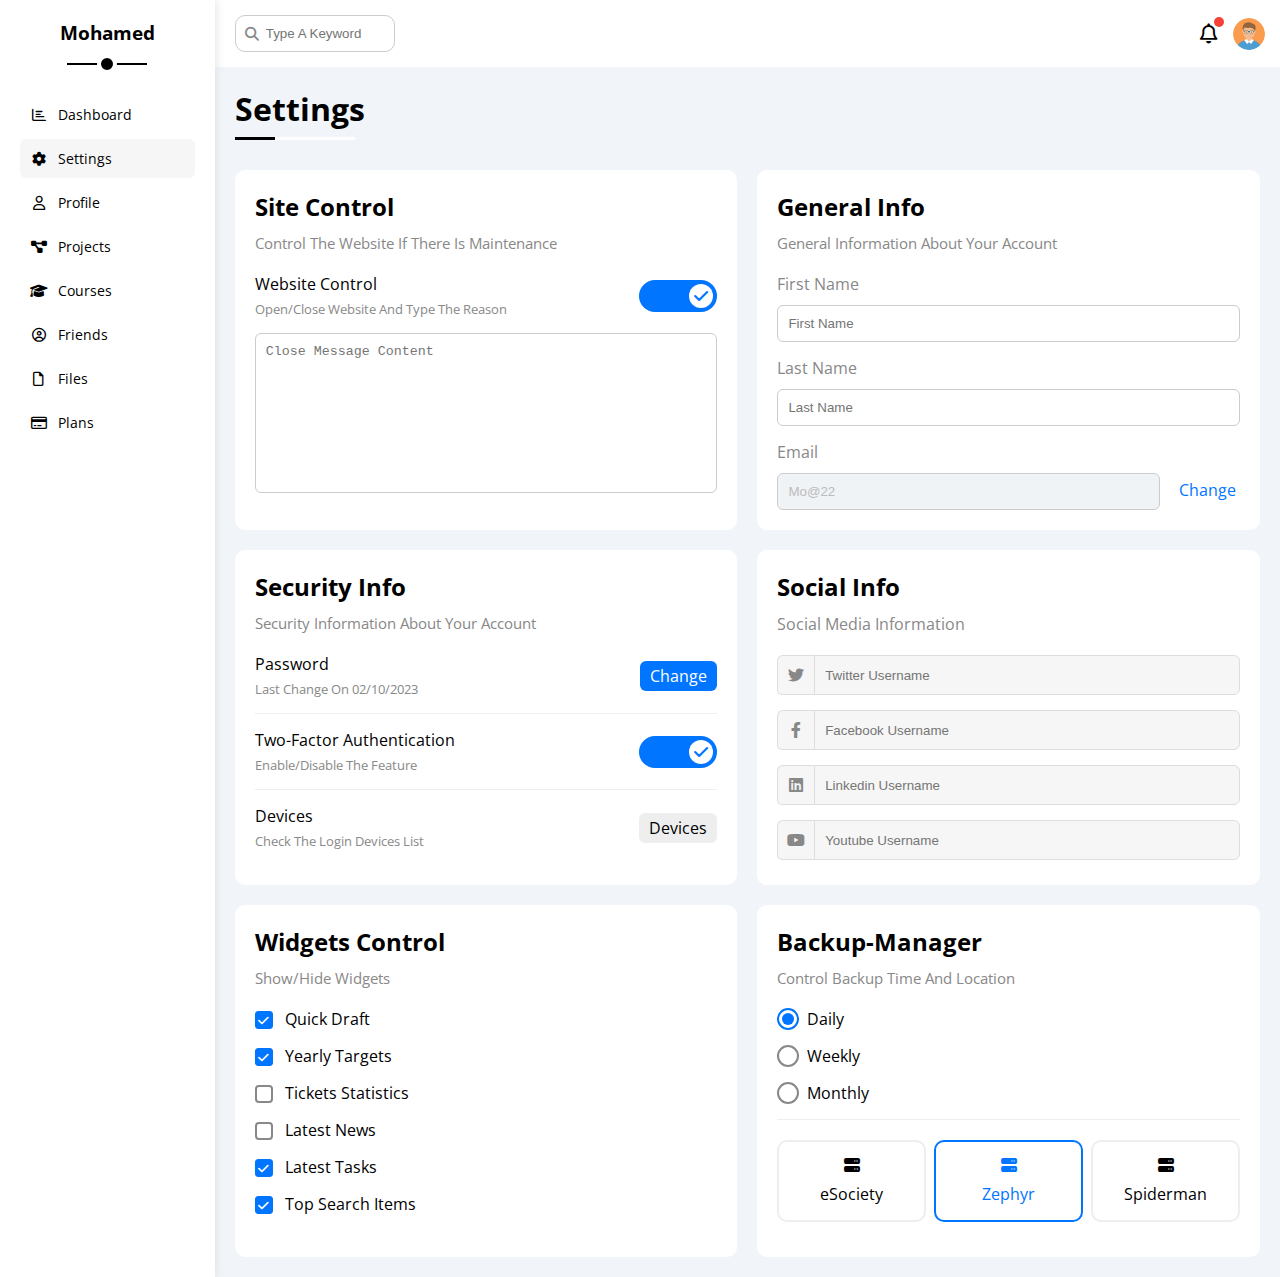
<file: settings.html>
<!DOCTYPE html>
<html lang="en">
<head>
  <meta charset="UTF-8">
  <meta name="viewport" content="width=device-width, initial-scale=1.0">
  <title>Settings</title>
  <!-- For Font Awesome Library -->
  <link rel="stylesheet" href="css/all.min.css">
  <!-- My Framework File -->
  <link rel="stylesheet" href="css/framework.css">
  <!-- Main CSS Template File -->
  <link rel="stylesheet" href="css/dashboard.css">
  <!-- Google Fonts -->
  <link rel="preconnect" href="https://fonts.googleapis.com">
  <link rel="preconnect" href="https://fonts.gstatic.com" crossorigin>
  <link href="https://fonts.googleapis.com/css2?family=Open+Sans:wght@300;500&display=swap" rel="stylesheet">
</head>
<body>
  <div class="page d-flex">
    <!-- Start Sidebar -->
    <div class="sidebar p-20 bg-white p-relative">
      <h3 class="p-relative txt-c">Mohamed</h3>
      <ul>
        <li>
          <a class="c-black rad-6 d-flex align-center fs-14 p-10" href="index.html">
            <i class="fa-regular fa-chart-bar fa-fw"></i>
            <span class="ml-10 hide-mobile">Dashboard</span>
          </a>
        </li>
        <li>
          <a class="active c-black rad-6 d-flex align-center fs-14 p-10" href="settings.html">
            <i class="fa-solid fa-gear fa-fw"></i>
            <span class="ml-10 hide-mobile">Settings</span>
          </a>
        </li>
        <li>
          <a class="c-black rad-6 d-flex align-center fs-14 p-10" href="profile.html">
            <i class="fa-regular fa-user fa-fw"></i>
            <span class="ml-10 hide-mobile">Profile</span>
          </a>
        </li>
        <li>
          <a class="c-black rad-6 d-flex align-center fs-14 p-10" href="projects.html">
            <i class="fa-solid fa-diagram-project fa-fw"></i>
            <span class="ml-10 hide-mobile">Projects</span>
          </a>
        </li>
        <li>
          <a class="c-black rad-6 d-flex align-center fs-14 p-10" href="courses.html">
            <i class="fa-solid fa-graduation-cap fa-fw"></i>
            <span class="ml-10 hide-mobile">Courses</span>
          </a>
        </li>
        <li>
          <a class="c-black rad-6 d-flex align-center fs-14 p-10" href="friends.html">
            <i class="fa-regular fa-circle-user fa-fw"></i>
            <span class="ml-10 hide-mobile">Friends</span>
          </a>
        </li>
        <li>
          <a class="c-black rad-6 d-flex align-center fs-14 p-10" href="files.html">
            <i class="fa-regular fa-file fa-fw"></i>
            <span class="ml-10 hide-mobile">Files</span>
          </a>
        </li>
        <li>
          <a class="c-black rad-6 d-flex align-center fs-14 p-10" href="plans.html">
            <i class="fa-regular fa-credit-card fa-fw"></i>
            <span class="ml-10 hide-mobile">Plans</span>
          </a>
        </li>
      </ul>
    </div>
    <!-- End Sidebar -->
    <div class="content w-full">
      <!-- Start Header -->
      <div class="header bg-white p-15 between-flex">
        <div class="search p-relative">
          <input class="p-10" type="search" placeholder="Type A Keyword">
        </div>
        <div class="icons d-flex align-center">
          <span class="notification p-relative mr-15">
            <i class="fa-regular fa-bell fa-lg"></i>
          </span>
          <img src="images/avatar.jpg" alt="">
        </div>
      </div>
      <!-- End Header -->
      <h1 class="p-relative">Settings</h1>
      <!-- This Like A Wrapper To Hold All Setting Boxes -->
      <div class="settings-page m-20 d-grid gap-20">
        <!-- Start Setting Box -->
        <div class="bg-white p-20 rad-10">
          <h2 class="mb-10">Site Control</h2>
          <p class="c-gray mb-20 fs-15">Control The Website If There Is Maintenance</p>
          <div class="mb-15 between-flex">
            <div>
              <span>Website Control</span>
              <p class="c-gray fs-13 mt-5">Open/Close Website And Type The Reason</p>
            </div>
            <label>
              <input type="checkbox" class="toggle-checkbox" checked>
              <div class="toggle-switch"></div>
            </label>
          </div>
          <textarea class="p-10 rad-6 w-full out-none border-ccc" placeholder="Close Message Content"></textarea>
        </div>
        <!-- End Setting Box -->
        <!-- Start Setting Box -->
        <div class="bg-white p-20 rad-10">
          <h2 class="mb-10">General Info</h2>
          <p class="c-gray fs-15 mb-20">General Information About Your Account</p>
          <div class="mb-15">
            <label class="c-gray" for="FName">First Name</label>
            <input class="p-10 rad-6 out-none border-ccc d-block w-full mt-10" type="text" id="FName" placeholder="First Name">
          </div>
          <div class="mb-15">
            <label class="c-gray" for="LName">Last Name</label>
            <input class="p-10 rad-6 out-none border-ccc d-block w-full mt-10" type="text" id="LName" placeholder="Last Name">
          </div>
          <div>
            <label class="c-gray d-block" for="email">Email</label>
            <input class="p-10 rad-6 mt-10 mr-15 out-none border-ccc email" type="email" id="email" value="Mo@22" disabled>
            <a class="c-blue" href="#">Change</a>
          </div>
        </div>
        <!-- End Setting Box -->
        <!-- Start Setting Box -->
        <div class="bg-white p-20 rad-10">
          <h2>Security Info</h2>
          <p class="c-gray mt-10 mb-20 fs-15">Security Information About Your Account</p>
          <div class="mb-15 pb-15 between-flex security-box">
            <div>
              <span>Password</span>
              <p class="c-gray mt-5 fs-13">Last Change On 02/10/2023</p>
            </div>
            <a class="bg-blue c-white btn-shape button" href="#">Change</a>
          </div>
          <div class="mb-15 pb-15 between-flex security-box">
            <div>
              <span>Two-Factor Authentication</span>
              <p class="c-gray mt-5 fs-13">Enable/Disable The Feature</p>
            </div>
            <label>
              <input type="checkbox" class="toggle-checkbox" checked>
              <div class="toggle-switch"></div>
            </label>
          </div>
          <div class="pb-15 between-flex security-box">
            <div>
              <span>Devices</span>
              <p class="c-gray mt-5 fs-13">Check The Login Devices List</p>
            </div>
            <a class="btn-shape bg-eee c-black" href="#">Devices</a>
          </div>
        </div>
        <!-- End Setting Box -->
        <!-- Start Setting Box -->
        <div class="social-boxes bg-white p-20 rad-10">
          <h2>Social Info</h2>
          <p class="c-gray mt-10 mb-20">Social Media Information</p>
          <div class="d-flex align-center mb-15">
            <i class="fa-brands fa-twitter c-gray center-flex"></i>
            <input type="text" placeholder="Twitter Username">
          </div>
          <div class="d-flex align-center mb-15">
            <i class="fa-brands fa-facebook-f c-gray center-flex"></i>
            <input type="text" placeholder="Facebook Username">
          </div>
          <div class="d-flex align-center mb-15">
            <i class="fa-brands fa-linkedin c-gray center-flex"></i>
            <input type="text" placeholder="Linkedin Username">
          </div>
          <div class="d-flex align-center">
            <i class="fa-brands fa-youtube c-gray center-flex"></i>
            <input type="text" placeholder="Youtube Username">
          </div>
        </div>
        <!-- End Setting Box -->
        <!-- Start Setting Box -->
        <div class="widgets-control bg-white p-20 rad-10">
          <h2>Widgets Control</h2>
          <p class="c-gray mt-10 mb-20 fs-15">Show/Hide Widgets</p>
          <div class="mb-15 d-flex align-center control">
            <input type="checkbox" id="draft" checked>
            <label for="draft">Quick Draft</label>
          </div>
          <div class="mb-15 d-flex align-center control">
            <input type="checkbox" id="targets" checked>
            <label for="targets">Yearly Targets</label>
          </div>
          <div class="mb-15 d-flex align-center control">
            <input type="checkbox" id="tickets">
            <label for="tickets">Tickets Statistics</label>
          </div>
          <div class="mb-15 d-flex align-center control">
            <input type="checkbox" id="news">
            <label for="news">Latest News</label>
          </div>
          <div class="mb-15 d-flex align-center control">
            <input type="checkbox" id="tasks" checked>
            <label for="tasks">Latest Tasks</label>
          </div>
          <div class="mb-15 d-flex align-center control">
            <input type="checkbox" id="items" checked>
            <label for="items">Top Search Items</label>
          </div>
        </div>
        <!-- End Setting Box -->
        <!-- Start Setting Box -->
        <div class="backup-manager bg-white p-20 rad-10">
          <h2 class="mb-10">Backup-Manager</h2>
          <p class="c-gray mb-20 fs-15">Control Backup Time And Location</p>
          <div class="date d-flex align-center mb-15">
            <input type="radio" name="time" id="daily" checked>
            <label for="daily">Daily</label>
          </div>
          <div class="date d-flex align-center mb-15">
            <input type="radio" name="time" id="weekly">
            <label for="weekly">Weekly</label>
          </div>
          <div class="date d-flex align-center mb-15">
            <input type="radio" name="time" id="monthly">
            <label for="monthly">Monthly</label>
          </div>
          <div class="servers d-flex align-center txt-c">
            <input type="radio" name="servers" id="server-one">
            <div class="server mb-15 rad-10 w-full">
              <label class="d-block m-15" for="server-one">
                <i class="fa-solid fa-server d-block mb-10"></i>
                eSociety
              </label>
            </div>
            <input type="radio" name="servers" id="server-two" checked>
            <div class="server mb-15 rad-10 w-full ml-10">
              <label class="d-block m-15" for="server-two">
                <i class="fa-solid fa-server d-block mb-10"></i>
                Zephyr
              </label>
            </div>
            <input type="radio" name="servers" id="server-three">
            <div class="server mb-15 rad-10 w-full ml-10">
              <label class="d-block m-15" for="server-three">
                <i class="fa-solid fa-server d-block mb-10"></i>
                Spiderman
              </label>
            </div>
          </div>
        </div>
        <!-- End Setting Box -->
      </div>
    </div>
  </div>
</body>
</html>
</file>
<file: css/framework.css>
/* Start Variables */
:root {
  --gray-color: #888;
  --red-color: #f44336;
  --blue-color: #0075ff;
  --blue-alt-color: #0d69d5;
  --orange-color: #f59e0b;
  --green-color: #22c55e;
}
/* End Variables */
/* Start Box */
.d-block {
  display: block;
}
.d-flex {
  display: flex;
}
.d-grid {
  display: grid;
}
.align-center {
  align-items: center;
}
.space-between {
  justify-content: space-between;
}
.f-wrap {
  flex-wrap: wrap;
}
.f-column {
  flex-direction: column;
}
.gap-10 {
  gap: 10px;
}
.gap-15 {
  gap: 15px;
}
.gap-20 {
  gap: 20px;
}
.gap-30 {
  gap: 30px;
}
@media (max-width: 767px) {
  .hide-mobile {
    display: none;
  }
  .block-mobile {
    display: block;
  }
}
/* End Box */
/* Start Padding + Margin */
.p-10 {
  padding: 10px;
}
.p-15 {
  padding: 15px;
}
.p-20 {
  padding: 20px;
}
.pt-10 {
  padding-top: 10px;
}
.pt-15 {
  padding-top: 15px;
}
.pt-20 {
  padding-top: 20px;
}
.pb-10 {
  padding-bottom: 10px;
}
.pb-15 {
  padding-bottom: 15px;
}
.pb-20 {
  padding-bottom: 20px;
}
.pl-15 {
  padding-left: 15px;
}
.m-15 {
  margin: 15px;
}
.m-20 {
  margin: 20px;
}
.m-auto {
  margin: auto;
}
.mt-5 {
  margin-top: 5px;
}
.mt-10 {
  margin-top: 10px;
}
.mt-15 {
  margin-top: 15px;
}
.mt-20 {
  margin-top: 20px;
}
.mt-25 {
  margin-top: 25px;
}
.mr-5 {
  margin-right: 5px;
}
.mr-10 {
  margin-right: 10px;
}
.mr-15 {
  margin-right: 15px;
}
.mb-5 {
  margin-bottom: 5px;
}
.mb-6 {
  margin-bottom: 6px;
}
.mb-10 {
  margin-bottom: 10px;
}
.mb-15 {
  margin-bottom: 15px;
}
.mb-20 {
  margin-bottom: 20px;
}
.mb-25 {
  margin-bottom: 25px;
}
.ml-5 {
  margin-left: 5px;
}
.ml-10 {
  margin-left: 8px;
}
.ml-20 {
  margin-left: 20px;
}
.w-full {
  width: 100%;
}
.w-fit {
  width: fit-content;
}
.h-full {
  height: 100%;
}
/* End Padding + Margin */
/* Start Color */
.bg-white {
  background-color: white;
}
.bg-eee {
  background-color: #eee;
}
.bg-blue {
  background-color: var(--blue-color);
}
.bg-orange {
  background-color: var(--orange-color);
}
.bg-green {
  background-color: var(--green-color);
}
.bg-red {
  background-color: var(--red-color);
}
.c-white {
  color: white;
}
.c-gray {
  color: var(--gray-color);
}
.c-blue {
  color: var(--blue-color);
}
.c-orange {
  color: var(--orange-color);
}
.c-green {
  color: var(--green-color);
}
.c-red {
  color: var(--red-color);
}
.c-black {
  color: black;
}
/* End Color */
/* Start Positions */
.p-relative {
  position: relative;
}
/* End Positions */
/* Start Fonts */
.txt-c {
  text-align: center;
}
.fs-13 {
  font-size: 13px;
}
.fs-14 {
  font-size: 14px;
}
.fs-15 {
  font-size: 15px;
}
.fs-16 {
  font-size: 16px;
}
.fs-18 {
  font-size: 18px;
}
.fs-25 {
  font-size: 25px;
}
.fw-bold {
  font-weight: bold;
}
@media (max-width: 767px) {
  .txt-c-mobile {
    text-align: center;
  }
}
/* End Fonts */
/* Start Border */
.b-none {
  border: none;
}
.border-ccc {
  border: 1px solid #ccc;
}
.border-eee {
  border: 1px solid #eee;
}
.top-border {
  border-top: 1px solid #eee;
}
.bottom-border {
  border-bottom: 1px solid #eee;
}
.out-none {
  outline: none;
}
.rad-6 {
  border-radius: 6px;
}
.rad-10 {
  border-radius: 10px;
}
.rad-half {
  border-radius: 50%;
}
/* End Border */
/* Start Components */
.center-flex {
  display: flex;
  align-items: center;
  justify-content: center;
}
.between-flex {
  display: flex;
  align-items: center;
  justify-content: space-between;
}
.btn-shape {
  padding: 4px 10px;
  border-radius: 6px;
}
/* End Components */
</file>
<file: css/dashboard.css>
/* Start Variables */
:root {
  --main-transition: 0.3s;
  --gray-color: #888;
  --red-color: #f44336;
  --blue-color: #0075ff;
  --blue-alt-color: #0d69d5;
  --orange-color: #f59e0b;
  --green-color: #22c55e;
  --main-border: 1px solid #EEE;
}
/* End Variables */
/* Start Global Rules */
* {
  padding: 0;
  margin: 0;
  caret-color: var(--blue-color);
  -webkit-box-sizing: border-box;
  -moz-box-sizing: border-box;
  -ms-box-sizing: border-box;
  box-sizing: border-box;
}
body {
  font-family: 'Open Sans', sans-serif;
  background-color: #f1f5f9;
}
::-webkit-scrollbar {
  width: 15px;
}
::-webkit-scrollbar-track {
  background-color: white;
}
::-webkit-scrollbar-thumb {
  background-color: var(--blue-color);
}
::-webkit-scrollbar-thumb:hover {
  background-color: var(--blue-alt-color);
}
ul {
  list-style: none;
}
a {
  text-decoration: none;
}
/* End Global Rules */
/* Start Components */
.toggle-checkbox {
  -webkit-appearance: none;
  appearance: none;
  display: none;
}
.toggle-switch {
  width: 78px;
  height: 32px;
  background-color: #ddd;
  border-radius: 16px;
  cursor: pointer;
  position: relative;
  transition: var(--main-transition);
}
.toggle-switch::before {
  font-family: 'Font Awesome 5 Free';
  content: '\f00d';
  font-weight: 900;
  width: 24px;
  height: 24px;
  background-color: white;
  border-radius: 50%;
  position: absolute;
  top: 4px;
  left: 4px;
  color: #aaa;
  display: flex;
  justify-content: center;
  align-items: center;
  transition: var(--main-transition);
}
.toggle-checkbox:checked + .toggle-switch {
  background-color: var(--blue-color);
}
.toggle-checkbox:checked + .toggle-switch::before {
  left: 50px;
  content: '\f00c';
  color: var(--blue-color);
}
/* End Components */
/* Start Page Holder */
.page {
  min-height: 100vh;
  background-color: #f1f5f9;
}
/* End Page Holder */
/* Start Sidebar */
.sidebar {
  min-height: 100vh;
  width: 250px;
  box-shadow: 0 0 10px #ddd;
}
.sidebar ul li a{
  margin-bottom: 5px;
  transition: var(--main-transition);
}
.sidebar ul li a:hover,
.sidebar ul li a.active {
  background-color: #f6f6f6;
}
@media (max-width: 767px) {
  .sidebar {
    width: 58px;
    padding: 10px;
  }
  .sidebar h3 {
    font-size: 9px; 
    margin-bottom: 15px;
  }
}
@media (min-width: 768px) {
  .sidebar h3 {
    margin-bottom: 50px;
  }
  .sidebar h3::before,
  .sidebar h3::after {
    content: '';
    position: absolute;
    background-color: black;
    left: 50%;
    transform: translateX(-50%);
  }
  .sidebar h3::before {
    height: 2px;
    width: 80px;
    bottom: -20px;
  }
  .sidebar h3::after {
    bottom: -29px;
    height: 12px;
    width: 12px;
    border-radius: 50%;
    border: 4px solid white;
  }
  .sidebar ul li a span {
    margin-left: 10px;
  }
}
/* End Sidebar */
/* Start Content */
.content {
  overflow: hidden;
}
.content .header .search::before {
  font-family: "Font Awesome 5 Free";
  content: "\f002";
  font-weight: 900;
  position: absolute;
  left: 15px;
  top: 50%;
  transform: translateY(-50%);
  font-size: 14px;
  color: var(--gray-color);
}
.content .header .search input {
  border: 1px solid #CCC;
  border-radius: 10px;
  width: 160px;
  margin-left: 5px;
  padding-left: 30px;
  transition: width var(--main-transition);
}
.content .header .search input:focus {
  width: 200px;
  outline-color: #DDD;
}
.content .header .search input:focus::placeholder {
  opacity: 0;
}
.content .header .icons .notification {
  cursor: pointer;
}
.content .header .icons .notification::before {
  content: "";
  position: absolute;
  width: 10px;
  height: 10px;
  background-color: var(--red-color);
  border-radius: 50%;
  top: -6px;
  right: -6px;
}
.content .header .icons img {
  width: 32px;
  height: 32px;
  border-radius: 50%;
  cursor: pointer;
}
.page h1 {
  margin: 20px 20px 40px;
}
.page h1::before,
.page h1::after {
  content: '';
  position: absolute;
  left: 0;
  bottom: -10px;
  height: 3px;
}
.page h1::before {
  width: 120px;
  background-color: white;
}
.page h1::after {
  width: 40px;
  background-color: black;
}
.page .wrapper {
  margin: 0 20px 20px;
  grid-template-columns: repeat(auto-fill, minmax(450px, 1fr));
}
@media (max-width: 767px) {
  .page .wrapper {
    grid-template-columns: minmax(200px, 1fr);
  }
}
/* End Content */
/* Start Welcome Widget */
.welcome {
  overflow: hidden;
}
.welcome .intro img {
  width: 200px;
  margin-bottom: -10px;
}
.welcome > img {
  width: 65px;
  height: 65px;
  border-radius: 50%;
  border: 2px solid white;
  margin: -35px 0 0 25px;
  box-shadow: 0 0 5px #DDD;
  padding: 2px;
}
.welcome .body {
  border-top: var(--main-border);
  border-bottom: var(--main-border);
}
.welcome .body > div { 
  flex: 1;
}
.welcome .profile {
  margin: 0 15px 15px auto;
  transition: var(--main-transition);
}
.welcome .profile:hover {
  background-color: var(--blue-alt-color);
}
@media (max-width: 767px)  {
  .welcome .intro {
    padding-bottom: 30px;
  }
  .welcome > img {
    margin-left: 0;
  }
  .welcome .body > div:not(:last-child) {
    margin-bottom: 20px;
  }
}
/* End Welcome Widget */
/* Start Quick Draf Widget */
.draft textarea {
  height: 185px;
  resize: none;
}
.draft .save {
  margin-left: auto;
  cursor: pointer;
  transition: var(--main-transition);
}
.draft .save:hover {
  background-color: var(--blue-alt-color);
}
/* End Quick Draf Widget */
/* Start Targets Widget */
.targets .target-row .icon {
  height: 80px;
  width: 80px;
}
.targets .target-row .details {
  flex: 1;
}
.targets .target-row .progress {
  height: 4px;
}
.targets .target-row .progress > span {
  position: absolute;
  top: 0;
  left: 0;
  height: 100%;
}
.targets .target-row .progress > span span {
  position: absolute;
  bottom: 16px;
  right: -16px;
  color: white;
  padding: 2px 5px;
  border-radius: 6px;
  font-size: 12px;
}
.targets .target-row .progress > span span::after {
  content: '';
  position: absolute;
  border-width: 5px;
  border-style: solid;
  border-color: transparent;
  bottom: -11px;
  left: 50%;
  transform: translateX(-50%);
}
.blue .icon, 
.blue .progress {
  background-color: rgb(0 117 255 / 20%);
}
.orange .icon, 
.orange .progress {
  background-color: rgb(245 158 11 / 20%);
}
.green .icon, 
.green .progress {
  background-color: rgb(34 197 94 / 20%);
}
.targets .target-row .progress > .blue span::after {
  border-top-color: var(--blue-color);
}
.targets .target-row .progress > .orange span::after {
  border-top-color: var(--orange-color);
}
.targets .target-row .progress > .green span::after {
  border-top-color: var(--green-color);
}
/* End Targets Widget */
/* Start Tickets Widget */
.tickets .boxes-container .box {
  border: 1px solid #CCC;
  width: calc(50% - 10px);
}
.tickets .boxes-container .box:hover {
  background-color: #f1f5f9;
}
@media (max-width: 767px) {
  .tickets .boxes-container .box {
    width: 100%;
  }
}
/* End Tickets Widget */
/* Start News Widget */
.news .news-row:not(:last-of-type) {
  margin-bottom: 20px;
  padding-bottom: 20px;
  border-bottom: var(--main-border);
}
@media (max-width: 767px) {
  .news .news-row {
    flex-direction: column;
    text-align: center;
  }
  .news .news-row div {
    flex-direction: column;
  }
  .news .news-row div .info p {
    margin-bottom: 10px;
  }
}
.news .news-row img {
  width: 100px;
  height: 58px;
  border-radius: 6px;
}
/* End News Widget */
/* Start Latest Tasks */
.tasks .task-row:not(:last-of-type) {
  margin-bottom: 15px;
  padding-bottom: 15px;
  border-bottom: var(--main-border);
}
.tasks .task-row i {
  cursor: pointer;
  transition: var(--main-transition);
}
.tasks .task-row.done {
  opacity: 0.3;
}
.tasks .task-row.done h3,
.tasks .task-row.done p {
  text-decoration: line-through;
}
.tasks .task-row i:hover {
  color: var(--red-color);
}
/* End Latest Tasks */
/* Start Latest Uploads */
.latest-uploads ul li:not(:last-of-type) {
  border-bottom: var(--main-border);
}
.latest-uploads ul li img {
  width: 40px;
  height: 40px;
}
/* End Latest Uploads */
/* Start Last Project */
.last-project ul::before {
  content: '';
  position: absolute;
  left: 10px;
  top: 0;
  height: 100%;
  width: 2px;
  background-color: var(--blue-color);
}
.last-project ul li::before {
  content: '';
  width: 20px;
  height: 20px;
  border-radius: 50%;
  background-color: white;
  border: 2px solid white;
  outline: 2px solid var(--blue-color);
  margin-right: 15px;
  z-index: 1;
}
.last-project ul li.done::before {
  content: '';
  background-color: var(--blue-color);
}
.last-project ul li.current::before {
  content: '';
  animation: change-color 0.8s infinite alternate;
}
.last-project img {
  width: 160px;
  position: absolute;
  right: 0;
  bottom: 0;
  opacity: 0.2;
}
/* End Last Project */
/* Start Reminders */
.reminders ul li .key {
  width: 15px;
  height: 15px;
  border-radius: 50%;
}
.reminders ul li .blue {
  border-left: 2px solid var(--blue-color);
}
.reminders ul li .green {
  border-left: 2px solid var(--green-color);
}
.reminders ul li .orange {
  border-left: 2px solid var(--orange-color);
}
.reminders ul li .red {
  border-left: 2px solid var(--red-color);
}
/* End Reminders */
/* Start Latest Post */
.latest-post .profile img {
  width: 40px;
  height: 40px;
  border-radius: 50%;
}
.latest-post .content {
  border-top: var(--main-border);
  border-bottom: var(--main-border);
  line-height: 1.8;
  min-height: 140px;
}
/* End Latest Post */
/* Start Social Media */
.social-media .box {
  padding-left: 70px;
}
.social-media .box i {
  position: absolute;
  left: 0;
  top: 0;
  width: 52px;
  transition: var(--main-transition);
}
.social-media .box i:hover {
  transform: rotate(5deg);
}
.social-media .twitter {
  background-color: rgb(29 161 242 / 0.2);
    color: #1da1f2;
}
.social-media .twitter i,
.social-media .twitter a {
  background-color: #1da1f2;
}
.social-media .facebook {
  background-color: rgb(24 119 242 / 0.2);
  color: #1877f2;
}
.social-media .facebook i,
.social-media .facebook a {
  background-color: #1877f2;
}
.social-media .youtube {
  background-color: rgb(255 0 0 / 0.2);
  color: #ff0000;
}
.social-media .youtube i,
.social-media .youtube a {
  background-color: #ff0000
}
.social-media .linkedin {
  background-color: rgb(10 102 194 / 0.2);
  color: #0a66c2;
}
.social-media .linkedin i,
.social-media .linkedin a {
  background-color: #0a66c2
}
@media (max-width: 767px) {
  .social-media .box span {
    font-size: 11px;
  }
}
/* End Social Media */
/* Start Projects Table */
.projects .responsive-table {
  overflow-x: auto;
}
.projects table {
  min-width: 1000px;
  border-spacing: 0;
}
.projects table thead th {
  background-color: #EEE;
}
.projects table thead th,
.projects table tbody td {
  padding: 15px;
}
.projects table tbody td {
  border-bottom: var(--main-border);
  border-left: var(--main-border);
  transition: var(--main-transition);
}
.projects table tbody td:last-child {
  border-right: 1px solid  #eee;
}
.projects table tbody tr:hover td {
  background-color: #f5f5f5;
}
.projects table img {
  width: 32px;
  height: 32px;
  border-radius: 50%;
  padding: 2px;
  background-color: white;
}
.projects table img:not(:first-child) {
  margin-left: -20px;
}
/* End Projects Table */
/* Start Settings Page */
.settings-page {
  grid-template-columns: repeat(auto-fill, minmax(450px, 1fr));
}
@media (max-width: 767px) {
  .settings-page {
    grid-template-columns: minmax(200px, 1fr);
    margin-left: 10px;
    margin-right: 10px; 
    gap: 10px;
  }
}
.settings-page textarea {
  min-height: 160px;
  resize: none;
}
.settings-page .email {
  display: inline-flex;
  width: calc(100% - 80px);
}
.settings-page .security-box:not(:last-child) {
  border-bottom: var(--main-border);
}
.settings-page .security-box .button {
  transition: var(--main-transition);
}
.settings-page .security-box .button:hover {
  background-color: var(--blue-alt-color);
}
.settings-page .social-boxes i {
  width: 40px;
  height: 40px;
  background-color: #f6f6f6;
  border: 1px solid #ddd;
  border-right: none;
  border-radius: 6px 0 0 5px;
  transition: var(--main-transition);
}
.settings-page .social-boxes input {
  width: 100%;
  height: 40px;
  background-color: #f6f6f6;
  border: 1px solid #ddd;
  border-radius: 0 6px 6px 0;
  padding-left: 10px;
  outline: none;
}
.settings-page .social-boxes > div:focus-within i {
  color: black;
}
.settings-page .widgets-control .control input[type="checkbox"] {
  -webkit-appearance: none;
  appearance: none;
}
.settings-page .widgets-control .control label {
  padding-left: 30px;
  cursor: pointer;
  position: relative;
}
.settings-page .control label::before,
.settings-page .control label::after {
  content: '';
  position: absolute;
  left: 0;
  top: 50%;
  margin-top: -8px;
  transition: var(--main-transition);
  border-radius: 4px;
}
.settings-page .control label::before {
  content: '';
  width: 14px;
  height: 14px;
  border: 2px solid var(--gray-color);
}
.settings-page .control label:hover::before {
  border-color: var(--blue-alt-color);
}
.settings-page .control label::after {
  font-family: 'Font Awesome 5 Free';
  content: '\f00c';
  font-weight: 900;
  color: white;
  background-color: var(--blue-color);
  font-size: 12px;
  width: 18px;
  height: 18px;
  display: flex;
  justify-content: center;
  align-items: center;
  transform: scale(0) rotate(360deg);
}
.settings-page .control input[type="checkbox"]:checked + label::after{
  transform: scale(1);
}
.settings-page .backup-manager input[type="radio"] {
  -webkit-appearance: none;
  appearance: none;
}
.settings-page .backup-manager .date label {
  padding-left: 30px;
  cursor: pointer;
  position: relative;
}
.settings-page .backup-manager .date label::before {
  content: '';
  position: absolute;
  width: 18px;
  height: 18px;
  border: 2px solid var(--gray-color);
  border-radius: 50%;
  left: 0;
  top: 50%;
  transform: translateY(-50%);
  transition: var(--main-transition);
}
.settings-page .backup-manager .date label::after {
  content: '';
  position: absolute;
  width: 12px;
  height: 12px;
  background-color: var(--blue-color);
  border-radius: 50%;
  left: 5px;
  top: 50%;
  transform: translateY(-50%) scale(0);
}
.settings-page .backup-manager .date input[type="radio"]:checked + label::before {
  border-color: var(--blue-color);
}
.settings-page .backup-manager .date input[type="radio"]:checked + label::after {
  transform: translateY(-50%) scale(1);
}
.settings-page .backup-manager .servers {
  padding-top: 20px;
  border-top: var(--main-border);
}
@media(max-width: 767px) {
  .settings-page .backup-manager .servers {
    flex-wrap: wrap;
  }
  .settings-page .backup-manager .servers .server {
    margin-left: 0;
  }
}
.settings-page .backup-manager .servers .server {
  border: 2px solid #EEE;
  transition: var(--main-transition);
}
@media(max-width: 767px) {
  .settings-page .backup-manager .servers .server {
    margin-left: 0;
  }
}
.settings-page .backup-manager .servers .server label {
  cursor: pointer;
}
.settings-page .backup-manager .servers input[type="radio"]:checked + .server {
  color: var(--blue-color);
  border-color: var(--blue-color);
}
.settings-page :disabled {
  color: #bbb;
  background-color: #F0F3F6;
  cursor: no-drop;
}
/* End Settings Page */
/* Start Profile Page */
@media (max-width: 767px) {
  .profile-page .overview {
    flex-wrap: wrap;
  }
}
.profile-page .overview .profile-box {
  width: 300px;
}
@media (min-width: 768px) {
  .profile-page .overview .profile-box {
    border-right: var(--main-border);
  }
}
.profile-page .overview .profile-box > img {
  width: 120px;
  height: 120px;
}
.profile-page .overview .info-box .box {
  flex-wrap: wrap;
  border-bottom: var(--main-border);
  transition: var(--main-transition);
}
.profile-page .overview .info-box .box:hover {
  background-color: #F9F9F9;
}
.profile-page .overview .info-box .box > h4 {
  font-weight: normal;
}
.profile-page .overview .info-box .box > div {
  min-width: 250px;
  padding-top: 10px;
}
.profile-page .overview .info-box .toggle-switch {
  height: 20px;
}
@media (max-width: 767px) {
  .profile-page .overview .info-box .toggle-switch {
    margin: auto;
  }
}
.profile-page .overview .info-box .toggle-switch::before {
  height: 12px;
  width: 12px;
  font-size: 8px;
}
.profile-page .box input[type="checkbox"]:checked + .toggle-switch::before {
  left: 62px;
}
@media (max-width: 767px) {
  .profile-page .other-data,
  .profile-page .other-data .activities .activity,
  .profile-page .other-data .activities .activity > div {
    flex-direction: column;
  }
  .profile-page .other-data .skills,
  .profile-page .other-data .activities {
    width: 100%;
  }
  .profile-page .other-data .activities .activity .info {
    text-align: center;
    margin-bottom: 15px;
  }
  .profile-page .other-data .activities .activity img {
    margin-right: 0;
    margin-bottom: 15px;
  }
  .profile-page .other-data .activities .activity .date {
    text-align: center;
  }
}
.profile-page .other-data .skills {
  flex-grow: 1;
}
.profile-page .other-data .activities {
  flex-grow: 2;
}
.profile-page .other-data .activities .activity img {
  width: 64px;
  height: 64px;
  border-radius: 50%;
}
@media (min-width: 768px) {
  .profile-page .other-data .activities .activity .date {
    margin-left: auto;
    text-align: right;
  }
}
/* End Profile Page */
/* Start Projects Page */
.projects-page {
  grid-template-columns: repeat(auto-fill, minmax(450px, 1fr));
}
@media (max-width: 767px) {
  .projects-page {
    grid-template-columns: minmax(200px, 1fr);
    gap: 10px;
    margin: 0 10px;
  }
}
.projects-page .project .date {
  position: absolute;
  right: 10px;
  top: 10px;
}
.projects-page .project h4 {
  font-weight: normal;
}
.projects-page .project .team {
  min-height: 80px;
}
.projects-page .project .team a {
  position: absolute;
  bottom: 0;
  left: 0;
}
.projects-page .project .team a:nth-child(2) {
  left: 25px;
}
.projects-page .project .team a:nth-child(3) {
  left: 50px;
}
.projects-page .project .team a:nth-child(4) {
  left: 75px;
}
.projects-page .project .team a:nth-child(5) {
  left: 100px;
}
.projects-page .project .team a:hover {
  z-index: 100;
}
.projects-page .project .team a img {
  width: 40px;
  height: 40px;
  border-radius: 50%;
  border: 2px solid white;
}
.projects-page .project .work { 
  justify-content: flex-end;
  border-top: var(--main-border);
}
@media (max-width: 767px) {
  .projects-page .project .work {
    flex-direction: column;
  }
}
.projects-page .project .work > span {
  margin-left: 5px;
  width: fit-content;
}
@media (max-width: 767px) {
  .projects-page .project .work > span:not(:first-child) {
    margin-top: 15px;
  }
}
.projects-page .project .info {
  border-top: var(--main-border);
}
@media (max-width: 767px) {
  .projects-page .project .info {
    flex-direction: column;
  }
}
.projects-page .project .info .progress {
  width: 260px;
  height: 8px;
}
.projects-page .project .info .progress > span {
  position: absolute;
  height: 100%;
}
@media (max-width: 767px) {
  .projects-page .project .info .progress  {
    margin-bottom: 15px;
  }
}
/* End Projects Page */
/* Start Courses Page */
.courses-page {
  grid-template-columns: repeat(auto-fill, minmax(300px, 1fr));
}
@media (max-width: 767px) {
  .courses-page {
    grid-template-columns: minmax(200px, 1fr);
    margin: 0 10px;
    gap: 10px;
  }
}
.courses-page .course {
  overflow: hidden;
}
.courses-page .course .description  {
  line-height: 1.6;
}
.courses-page .course .cover {
  width: 100%;
  height:230px;
}
.courses-page .course .instructor {
  position: absolute;
  width: 64px;
  height: 64px;
  border-radius: 50%;
  left: 20px;
  top: 20px;
  border: 2px solid #EEE;
}
.courses-page .course .info {
  border-top: var(--main-border);
}
.courses-page .course .info .title {
  position: absolute;
  left: 50%;
  top: -13px;
  transform: translate(-50%);
}
/* End Courses Page */
/* Start Friends Page */
.friends-page {
  grid-template-columns: repeat(auto-fill, minmax(300px, 1fr));
}
@media (max-width: 767px) {
  .friends-page {
    grid-template-columns: minmax(200px, 1fr);
    margin: 0 10px;
    gap: 10px;
  }
}
.friends-page .friend .contact {
  position: absolute;
  top: 10px;
  left: 10px;
}
.friends-page .friend .contact > i {
  background-color: #eee;
  border-radius: 50%;
  padding: 10px;
  font-size: 13px;
  cursor: pointer;
  transition: var(--main-transition);
}
.friends-page .friend .contact > i:hover {
  background-color: var(--blue-color);
  color: white;
}
.friends-page .friend img {
  width: 100px;
  height: 100px;
}
.friends-page .friend .info {
  padding: 10px 0;
  border-top: var(--main-border);
  border-bottom: var(--main-border);
}
.friends-page .friend.vip .info::before {
  content: 'VIP';
  position: absolute;
  right: 0;
  top: 50%;
  transform: translateY(-50%);
  font-size: 40px;
  font-weight: bold;
  color: var(--orange-color);
  opacity: 0.2;
}
/* End Friends Page */
/* Start Files Page */
.files-page {
  flex-direction: row-reverse;
  align-items: flex-start;
}
@media (max-width: 767px) {
  .files-page {
    flex-direction: column;
    margin: 0 10px;
    align-items: normal;
  }
}
.files-page .files-stats {
  min-width: 260px;
}
.files-page .files-stats .icon {
  width: 40px;
  height: 40px;
}
.files-page .files-stats .blue {
  color: var(--blue-color);
  background-color: rgb(0 117 255 / 20%);
}
.files-page .files-stats .green {
  color: var(--green-color);
  background-color: rgb(34 197 94 / 20%);
}
.files-page .files-stats .red {
  color: var(--red-color);
  background-color: rgb(244 67 54 / 20%);
}
.files-page .files-stats .orange {
  color: var(--orange-color);
  background-color: rgb(245 158 11 / 20%);
}
.files-page .files-stats .size {
  margin-left: auto;
}
.files-page .files-stats .button {
  padding: 10px 17px;
  margin: auto;
  transition: var(--main-transition);
}
.files-page .files-stats .button:hover {
  background-color: var(--blue-alt-color);
}
.files-page .files-stats .button:hover i {
  animation: go-up 0.6s infinite;
}
.files-page .files-wrapper {
  grid-template-columns: repeat(auto-fill, minmax(200px, 1fr));
  flex: 1;
}
@media (max-width: 767px) {
  .files-page .files-wrapper {
    grid-template-columns: minmax(200px, 1fr);
    gap: 10px;
  }
}
.files-page .files-wrapper .file i {
  cursor: pointer;
  transition: var(--main-transition);
}
.files-page .files-wrapper .file i:hover {
  color: var(--blue-color);
}
.files-page .files-wrapper .file img {
  width: 64px;
  height: 64px;
  transition: var(--main-transition);
}
.files-page .files-wrapper .file:hover img {
  transform: rotate(6deg);
}
/* End Files Page */
/* Start Plans Page */
/* End Plans Page */
.plans-page {
  grid-template-columns: repeat(auto-fill,minmax(450px, 1fr));
}
@media (max-width: 767px) {
  .plans-page {
    grid-template-columns: minmax(200px, 1fr);
    gap: 10px;
    margin: 0
  }
}
.plans-page .plan .top {
  border: 3px solid white;
  outline: 3px solid transparent;
}
.plans-page .plan.green .top {
  outline-color: var(--green-color);
}
.plans-page .plan.blue .top {
  outline-color: var(--blue-color);
}
.plans-page .plan.orange .top {
  outline-color: var(--orange-color);
}
.plans-page .plan .top .price {
  font-size: 40px;
  width: fit-content;
  margin: auto;
}
.plans-page .plan .top .price > span {
  position: absolute;
  top: 0;
  left: -20px;
  font-size: 25px;
}
.plans-page .plan li {
  display: flex;
  align-items: center;
  font-size: 15px;
  padding: 15px 0;
}
.plans-page .plan li:not(:last-child) {
  border-bottom: 1px solid #EEE;
}
.plans-page .plan li i {
  font-size: 18px;
  margin-right: 5px;
}
.plans-page .plan li i.yes {
  color: var(--green-color);
}
.plans-page .plan li i:not(.yes, .help) {
  color: var(--red-color);
}
.plans-page .plan li i.help {
  color: var(--gray-color);
  margin-left: auto;
  cursor: pointer;
}
/* Start Animation */
@keyframes change-color {
  from {
    background-color: var(--blue-color);
  }
  to {
    background-color: white;
  }
}
@keyframes go-up {
  0%, 
  100% {
    transform: translateY(0);
  }
  50% {
    transform: translateY(-6px);
  }
}
/* End Animation */
</file>
